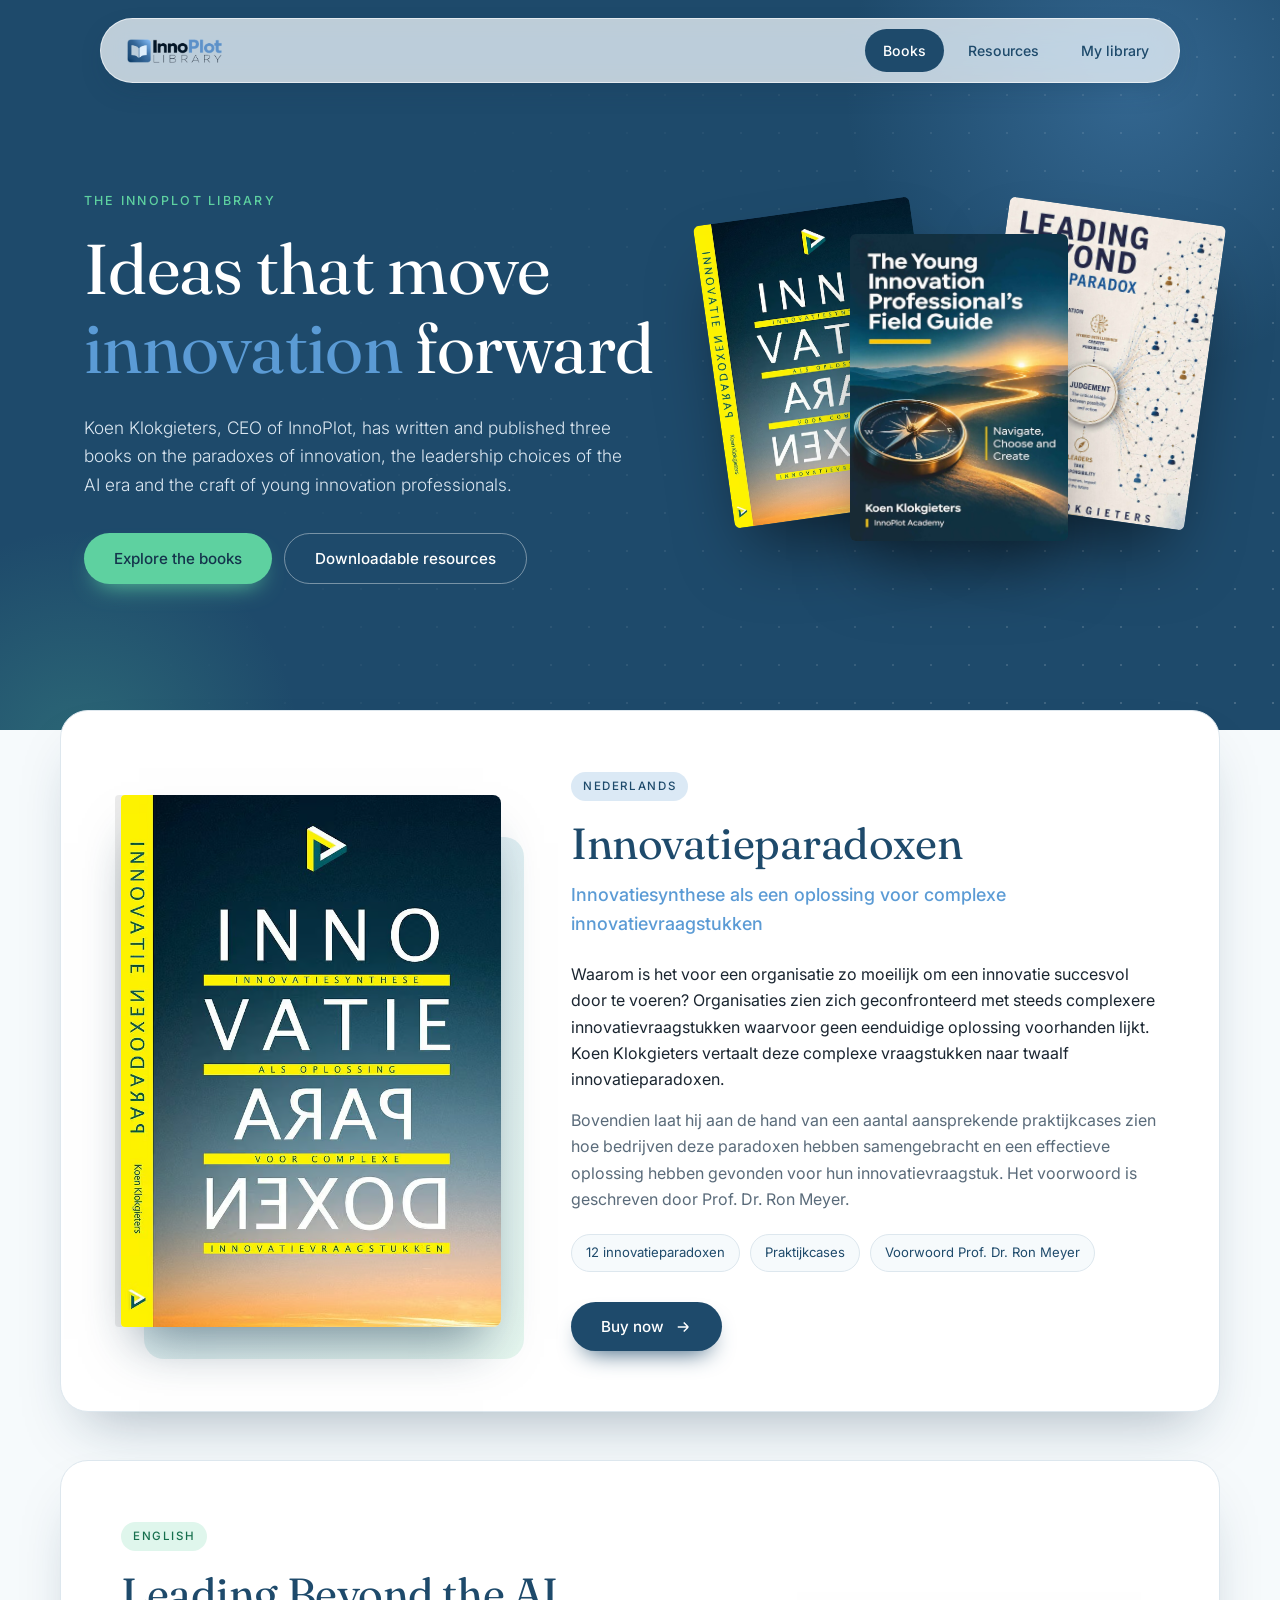
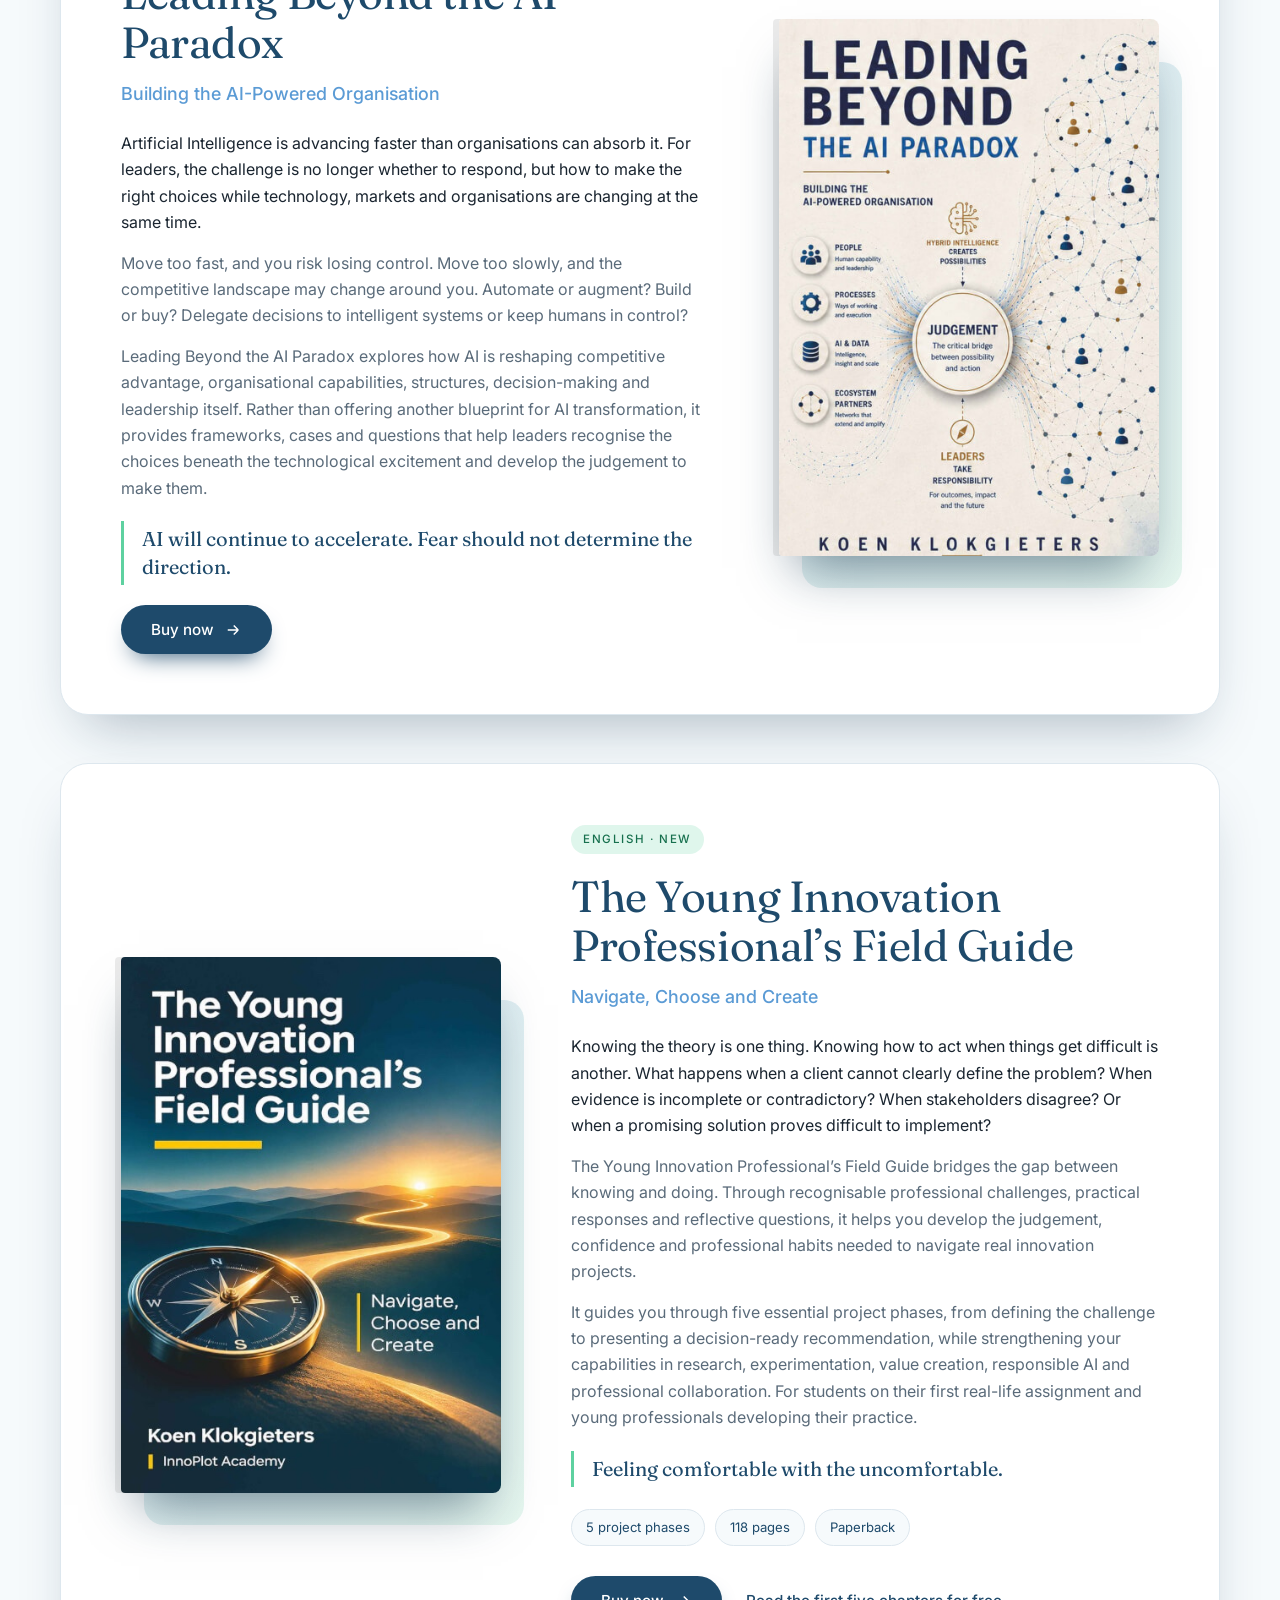
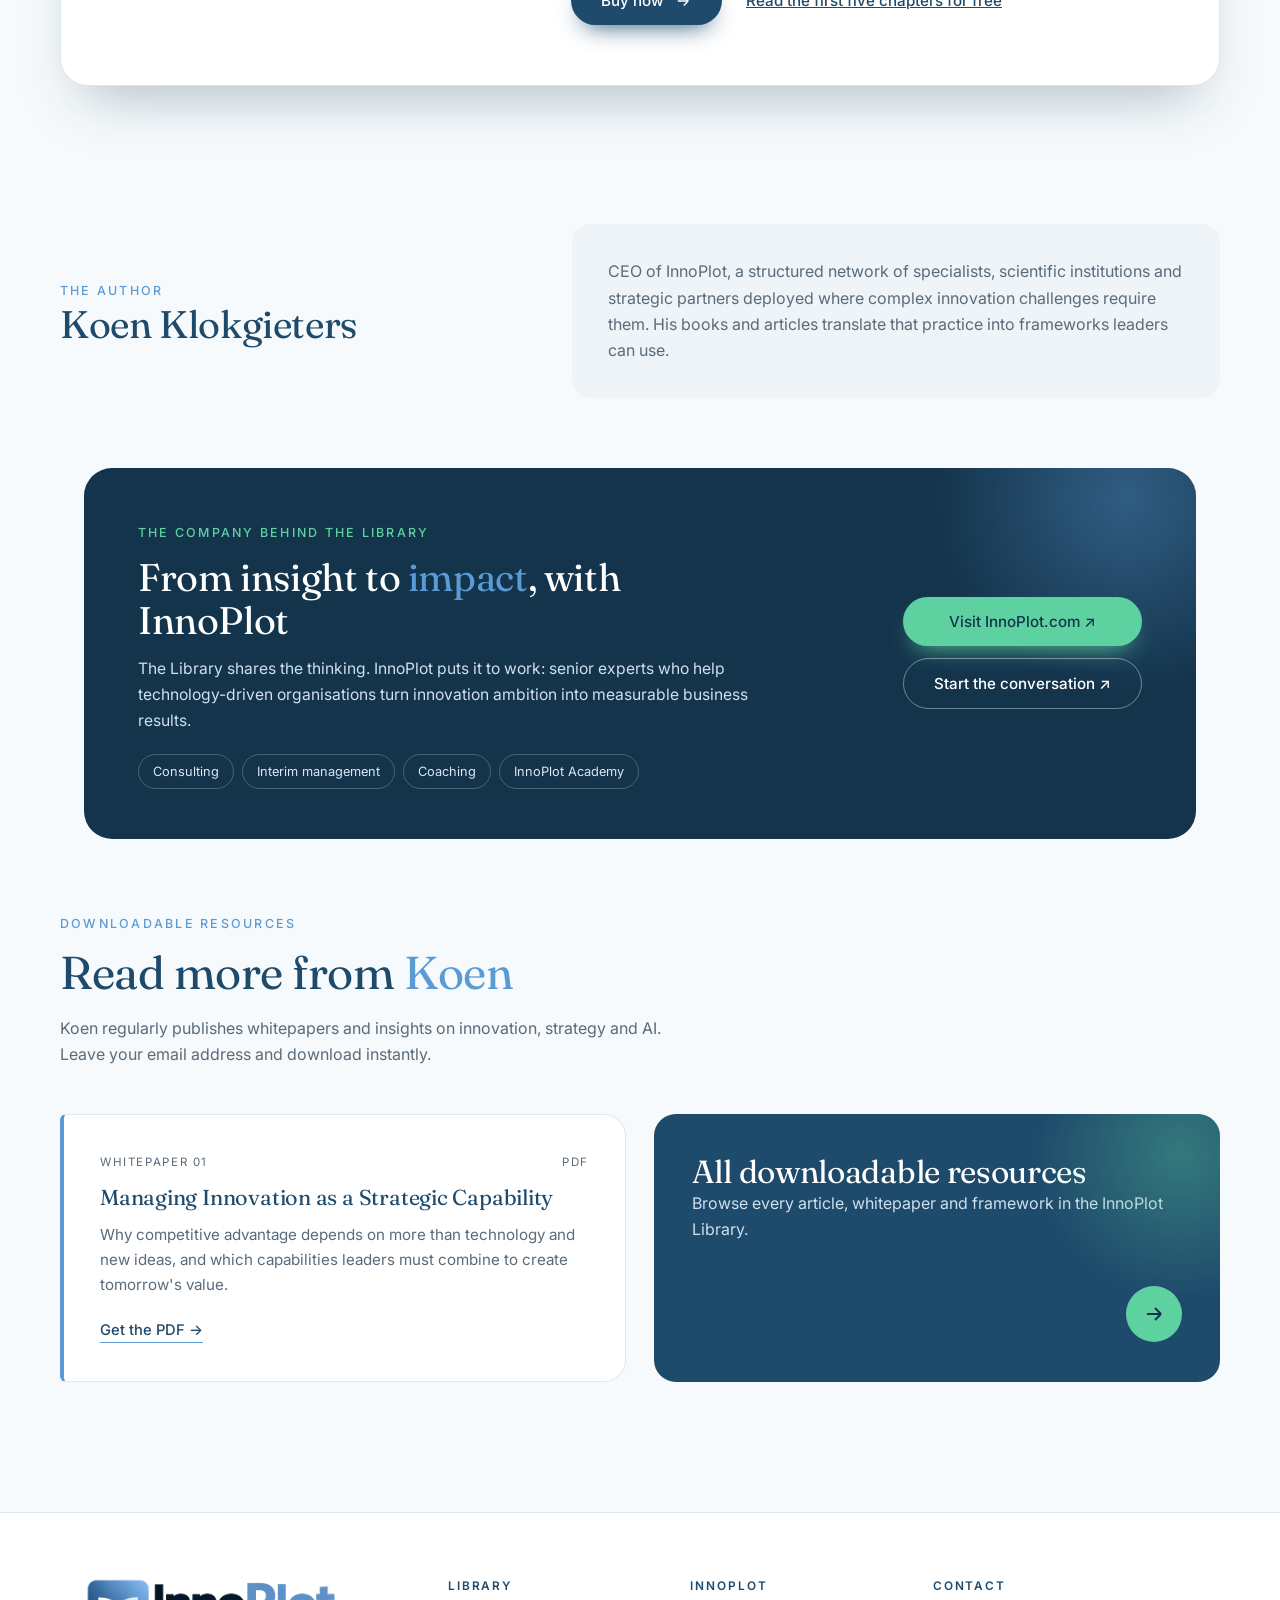
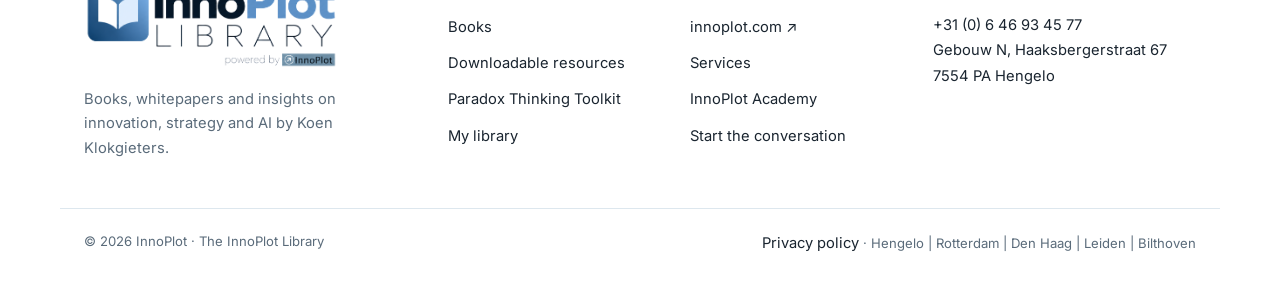
<file: index.html>
<!doctype html>
<html lang="en">
<head>
<meta charset="utf-8">
<meta name="viewport" content="width=device-width, initial-scale=1">
<title>Books | InnoPlot Library</title>
<meta name="description" content="The InnoPlot Library: books by Koen Klokgieters, CEO of InnoPlot, including Innovatieparadoxen, Leading Beyond the AI Paradox and The Young Innovation Professional’s Field Guide.">
<link rel="preconnect" href="https://fonts.googleapis.com">
<link rel="preconnect" href="https://fonts.gstatic.com" crossorigin>
<link href="https://fonts.googleapis.com/css2?family=Inter:wght@300;400;500;600&family=Fraunces:opsz,wght@9..144,300;9..144,400;9..144,500&display=swap" rel="stylesheet">
<link rel="stylesheet" href="library.css">
<style>
.hero .wrap{display:grid;grid-template-columns:1.1fr .9fr;gap:60px;align-items:center}
.hero-covers{position:relative;height:430px}
.hero-covers img{position:absolute;border-radius:6px;box-shadow:0 40px 70px -20px rgba(0,0,0,.55)}
.hero-covers .c1{width:46%;left:-2%;top:40px;transform:rotate(-8deg)}
.hero-covers .c2{width:46%;right:-2%;top:40px;transform:rotate(8deg)}
.hero-covers .c3{width:46%;left:27%;top:64px}
.hero-cta{display:flex;gap:12px;flex-wrap:wrap;margin-top:34px}

/* BOOKS */
.books{padding:40px 0 20px;margin-top:-60px;position:relative;z-index:2}
.book{display:grid;grid-template-columns:380px 1fr;gap:70px;align-items:center;background:var(--card);border-radius:28px;padding:60px;box-shadow:var(--shadow);margin-bottom:48px;border:1px solid var(--line)}
.book.reverse{grid-template-columns:1fr 380px}
.book.reverse .cover{order:2}
.cover{position:relative;perspective:1200px}
.cover::before{content:"";position:absolute;inset:8% -6% -6% 6%;border-radius:20px;background:linear-gradient(135deg,var(--blue-soft),#e6f7ef);z-index:0}
.cover img{position:relative;z-index:1;width:100%;border-radius:4px 8px 8px 4px;box-shadow:-6px 0 0 rgba(0,0,0,.08),0 30px 50px -18px rgba(20,52,76,.55);transition:transform .5s ease}
.book:hover .cover img{transform:rotateY(-8deg) translateY(-6px)}
.lang{display:inline-block;font-size:.72rem;letter-spacing:.14em;text-transform:uppercase;font-weight:500;padding:5px 12px;border-radius:99px;background:var(--blue-soft);color:var(--navy);margin-bottom:18px}
.lang.en{background:#dff6ec;color:#17704e}
.book h2{font-size:clamp(2rem,3.4vw,2.9rem);color:var(--navy)}
.book .sub{margin:12px 0 22px;font-size:1.12rem;color:var(--blue);font-weight:500}
.book p{color:var(--muted);margin-bottom:14px}
.book p.lead{color:var(--ink)}
.facts{display:flex;flex-wrap:wrap;gap:10px;margin:22px 0 30px}
.facts span{font-size:.82rem;padding:7px 14px;border:1px solid var(--line);border-radius:99px;color:var(--navy);background:var(--bg)}
.quote{border-left:3px solid var(--mint);padding:4px 0 4px 18px;margin:20px 0;font-family:'Fraunces',serif;font-size:1.25rem;color:var(--navy);line-height:1.4}

.buy-row{display:flex;flex-wrap:wrap;align-items:center;gap:14px 24px}
.try{color:var(--navy);font-weight:500;font-size:.95rem}
.try:hover{color:var(--blue)}

/* AUTHOR */
.author{padding:70px 0 30px}
.author-card{display:grid;grid-template-columns:1fr 1.4fr;gap:50px;align-items:center}
.author h2{font-size:clamp(1.9rem,3vw,2.6rem);color:var(--navy)}
.author-card div:last-child{background:#eef4f8;border-radius:var(--radius);padding:34px 36px;color:var(--muted)}

/* RESOURCES TEASER */
.teaser{padding:70px 0 110px}
.teaser-grid{display:grid;grid-template-columns:1fr 1fr;gap:28px;align-items:stretch}
.teaser .art{border-radius:6px 22px 22px 6px;padding:38px 36px}
.go{position:relative;overflow:hidden;background:var(--navy);color:#fff;border-radius:22px;padding:40px 38px;display:flex;flex-direction:column;justify-content:space-between;gap:26px;text-decoration:none;transition:.3s}
.go::after{content:"";position:absolute;width:320px;height:320px;right:-120px;top:-120px;background:radial-gradient(circle,rgba(94,209,160,.35),transparent 65%)}
.go:hover{transform:translateY(-6px);box-shadow:var(--shadow)}
.go h3{font-size:2rem;position:relative}
.go p{color:#cfe0ee;position:relative}
.go .arrow{width:56px;height:56px;border-radius:50%;background:var(--mint);color:var(--navy-deep);display:grid;place-items:center;align-self:flex-end;transition:.3s;position:relative}
.go:hover .arrow{transform:rotate(-45deg)}
.go .arrow svg{width:24px;height:24px}

@media(max-width:980px){
  .hero .wrap,.author-card,.teaser-grid{grid-template-columns:1fr}
  .hero-covers{height:320px;max-width:460px;margin:0 auto;width:100%}
  .book,.book.reverse{grid-template-columns:1fr;padding:34px 26px;gap:40px}
  .book.reverse .cover{order:0}
  .cover{max-width:300px;margin:0 auto;width:100%}
}
</style>
</head>
<body>

<nav class="nav">
  <a class="logo" href="/"><img src="assets/innoplot-library-logo-nav.png" alt="InnoPlot Library"></a>
  <ul>
    <li><a href="/" aria-current="page">Books</a></li>
    <li><a href="resources">Resources</a></li>
    <li><a href="account">My library</a></li>
  </ul>
</nav>

<header class="hero">
  <div class="net"></div>
  <div class="wrap">
    <div>
      <span class="eyebrow">The InnoPlot Library</span>
      <h1>Ideas that move <em>innovation</em> forward</h1>
      <p>Koen Klokgieters, CEO of InnoPlot, has written and published three books on the paradoxes of innovation, the leadership choices of the AI era and the craft of young innovation professionals.</p>
      <div class="hero-cta">
        <a class="btn mint" href="#books">Explore the books</a>
        <a class="btn ghost" href="resources">Downloadable resources</a>
      </div>
    </div>
    <div class="hero-covers" aria-hidden="true">
      <img class="c1" src="assets/innovatieparadoxen.png" alt="">
      <img class="c2" src="assets/leading-beyond-the-ai-paradox.jpg" alt="">
      <img class="c3" src="assets/young-innovation-professionals-field-guide.jpg" alt="">
    </div>
  </div>
</header>

<main>
<section class="books wrap" id="books">

  <article class="book">
    <div class="cover">
      <img src="assets/innovatieparadoxen.png" alt="Cover of Innovatieparadoxen by Koen Klokgieters">
    </div>
    <div>
      <span class="lang">Nederlands</span>
      <h2>Innovatieparadoxen</h2>
      <p class="sub">Innovatiesynthese als een oplossing voor complexe innovatievraagstukken</p>
      <p class="lead">Waarom is het voor een organisatie zo moeilijk om een innovatie succesvol door te voeren? Organisaties zien zich geconfronteerd met steeds complexere innovatievraagstukken waarvoor geen eenduidige oplossing voorhanden lijkt. Koen Klokgieters vertaalt deze complexe vraagstukken naar twaalf innovatieparadoxen.</p>
      <p>Bovendien laat hij aan de hand van een aantal aansprekende praktijkcases zien hoe bedrijven deze paradoxen hebben samengebracht en een effectieve oplossing hebben gevonden voor hun innovatievraagstuk. Het voorwoord is geschreven door Prof. Dr. Ron Meyer.</p>
      <div class="facts"><span>12 innovatieparadoxen</span><span>Praktijkcases</span><span>Voorwoord Prof. Dr. Ron Meyer</span></div>
      <button class="btn" type="button" data-buy="Innovatieparadoxen" data-href="https://buy.stripe.com/4gMdR93X14jVgY2h2b3wQ00">Buy now
        <svg viewBox="0 0 24 24" fill="none" stroke="currentColor" stroke-width="2"><path d="M5 12h14m0 0l-6-6m6 6l-6 6"/></svg>
      </button>
    </div>
  </article>

  <article class="book reverse">
    <div class="cover">
      <img src="assets/leading-beyond-the-ai-paradox.jpg" alt="Cover of Leading Beyond the AI Paradox by Koen Klokgieters">
    </div>
    <div>
      <span class="lang en">English</span>
      <h2>Leading Beyond the AI Paradox</h2>
      <p class="sub">Building the AI-Powered Organisation</p>
      <p class="lead">Artificial Intelligence is advancing faster than organisations can absorb it. For leaders, the challenge is no longer whether to respond, but how to make the right choices while technology, markets and organisations are changing at the same time.</p>
      <p>Move too fast, and you risk losing control. Move too slowly, and the competitive landscape may change around you. Automate or augment? Build or buy? Delegate decisions to intelligent systems or keep humans in control?</p>
      <p>Leading Beyond the AI Paradox explores how AI is reshaping competitive advantage, organisational capabilities, structures, decision-making and leadership itself. Rather than offering another blueprint for AI transformation, it provides frameworks, cases and questions that help leaders recognise the choices beneath the technological excitement and develop the judgement to make them.</p>
      <div class="quote">AI will continue to accelerate. Fear should not determine the direction.</div>
      <button class="btn" type="button" data-buy="Leading Beyond the AI Paradox" data-href="https://buy.stripe.com/fZu3cvdxB6s3gY2fY73wQ01">Buy now
        <svg viewBox="0 0 24 24" fill="none" stroke="currentColor" stroke-width="2"><path d="M5 12h14m0 0l-6-6m6 6l-6 6"/></svg>
      </button>
    </div>
  </article>

  <article class="book">
    <div class="cover">
      <img src="assets/young-innovation-professionals-field-guide.jpg" alt="Cover of The Young Innovation Professional’s Field Guide by Koen Klokgieters">
    </div>
    <div>
      <span class="lang en">English · New</span>
      <h2>The Young Innovation Professional’s Field Guide</h2>
      <p class="sub">Navigate, Choose and Create</p>
      <p class="lead">Knowing the theory is one thing. Knowing how to act when things get difficult is another. What happens when a client cannot clearly define the problem? When evidence is incomplete or contradictory? When stakeholders disagree? Or when a promising solution proves difficult to implement?</p>
      <p>The Young Innovation Professional’s Field Guide bridges the gap between knowing and doing. Through recognisable professional challenges, practical responses and reflective questions, it helps you develop the judgement, confidence and professional habits needed to navigate real innovation projects.</p>
      <p>It guides you through five essential project phases, from defining the challenge to presenting a decision-ready recommendation, while strengthening your capabilities in research, experimentation, value creation, responsible AI and professional collaboration. For students on their first real-life assignment and young professionals developing their practice.</p>
      <div class="quote">Feeling comfortable with the uncomfortable.</div>
      <div class="facts"><span>5 project phases</span><span>118 pages</span><span>Paperback</span></div>
      <div class="buy-row">
        <button class="btn" type="button" data-buy="The Young Innovation Professional’s Field Guide" data-href="https://buy.stripe.com/6oU7sLalpdUv7ns27h3wQ02">Buy now
          <svg viewBox="0 0 24 24" fill="none" stroke="currentColor" stroke-width="2"><path d="M5 12h14m0 0l-6-6m6 6l-6 6"/></svg>
        </button>
        <a class="try" href="resources?theme=young-professional">Read the first five chapters for free</a>
      </div>
    </div>
  </article>
</section>

<section class="author wrap">
  <div class="author-card">
    <div>
      <span class="eyebrow">The author</span>
      <h2>Koen Klokgieters</h2>
    </div>
    <div>CEO of InnoPlot, a structured network of specialists, scientific institutions and strategic partners deployed where complex innovation challenges require them. His books and articles translate that practice into frameworks leaders can use.</div>
  </div>
</section>

<section class="wrap ip-wrap" style="padding:40px 24px 0">
  <div class="ip-band">
    <div>
      <span class="eyebrow">The company behind the Library</span>
      <h2>From insight to <em>impact</em>, with InnoPlot</h2>
      <p>The Library shares the thinking. InnoPlot puts it to work: senior experts who help technology-driven organisations turn innovation ambition into measurable business results.</p>
      <div class="ip-pills"><span>Consulting</span><span>Interim management</span><span>Coaching</span><span>InnoPlot Academy</span></div>
    </div>
    <div class="ip-cta">
      <a class="btn mint" href="https://www.innoplot.com" target="_blank" rel="noopener">Visit InnoPlot.com ↗</a>
      <a class="btn ghost" href="https://www.innoplot.com/blank-5" target="_blank" rel="noopener">Start the conversation ↗</a>
    </div>
  </div>
</section>

<section class="teaser wrap">
  <div class="sec-head">
    <span class="eyebrow">Downloadable resources</span>
    <h2>Read more from <em>Koen</em></h2>
    <p>Koen regularly publishes whitepapers and insights on innovation, strategy and AI. Leave your email address and download instantly.</p>
  </div>
  <div class="teaser-grid">
    <article class="art">
      <div class="tag"><span>Whitepaper 01</span><span>PDF</span></div>
      <h3>Managing Innovation as a Strategic Capability</h3>
      <p>Why competitive advantage depends on more than technology and new ideas, and which capabilities leaders must combine to create tomorrow's value.</p>
      <button class="link" type="button" data-doc="Managing Innovation as a Strategic Capability" data-file="assets/whitepapers/InnoPlot_Whitepaper_01_Managing_Innovation.pdf">Get the PDF →</button>
    </article>
    <a class="go" href="resources">
      <div>
        <h3>All downloadable resources</h3>
        <p>Browse every article, whitepaper and framework in the InnoPlot Library.</p>
      </div>
      <span class="arrow"><svg viewBox="0 0 24 24" fill="none" stroke="currentColor" stroke-width="2"><path d="M5 12h14m0 0l-6-6m6 6l-6 6"/></svg></span>
    </a>
  </div>
</section>
</main>

<footer class="site-foot">
  <div class="wrap foot-grid">
    <div class="foot-brand">
      <img src="assets/innoplot-library-logo.png" alt="InnoPlot Library">
      <p>Books, whitepapers and insights on innovation, strategy and AI by Koen Klokgieters.</p>
    </div>
    <div>
      <h4>Library</h4>
      <ul>
        <li><a href="/">Books</a></li>
        <li><a href="resources">Downloadable resources</a></li>
        <li><a href="toolkit">Paradox Thinking Toolkit</a></li>
        <li><a href="account">My library</a></li>
      </ul>
    </div>
    <div>
      <h4>InnoPlot</h4>
      <ul>
        <li><a href="https://www.innoplot.com" target="_blank" rel="noopener">innoplot.com ↗</a></li>
        <li><a href="https://www.innoplot.com/blank-3" target="_blank" rel="noopener">Services</a></li>
        <li><a href="https://www.innoplot.com/blank-4" target="_blank" rel="noopener">InnoPlot Academy</a></li>
        <li><a href="https://www.innoplot.com/blank-5" target="_blank" rel="noopener">Start the conversation</a></li>
      </ul>
    </div>
    <div>
      <h4>Contact</h4>
      <address>
        <!-- TODO: add the contact email address once confirmed -->
        <a href="tel:+31646934577">+31 (0) 6 46 93 45 77</a><br>
        Gebouw N, Haaksbergerstraat 67<br>
        7554 PA Hengelo
      </address>
    </div>
  </div>
  <div class="wrap foot-bottom">
    <span>© 2026 InnoPlot · The InnoPlot Library</span>
    <span><a href="privacy">Privacy policy</a> · Hengelo | Rotterdam | Den Haag | Leiden | Bilthoven</span>
  </div>
</footer>

<div class="modal" id="modal" role="dialog" aria-modal="true" aria-labelledby="mtitle">
  <div class="dialog" id="dialog">
    <button class="close" type="button" aria-label="Close" id="close">×</button>
    <div class="intro">
      <span class="eyebrow">Free download</span>
      <h3 id="mtitle">Get the PDF</h3>
      <p>Enter your email address to unlock <span class="doc" id="docname"></span>. Your download will start right away.</p>
    </div>
    <form id="form">
      <div class="field"><label for="email">Email address</label>
        <input id="email" type="email" required placeholder="you@company.com" autocomplete="email"></div>
      <label class="consent"><input type="checkbox" required> I agree that InnoPlot may email me this document.</label>
      <button class="btn mint" type="submit">Send me the PDF</button>
    </form>
    <div class="ok">
      <div class="tick">✓</div>
      <h3>You're all set</h3>
      <p>Your download has started. We've saved <strong id="sentto"></strong> so we can let you know about new resources.</p>
      <p class="acc" id="acc-link" hidden><a href="account">Create a free account</a> to keep all your downloads in one place.</p>
    </div>
  </div>
</div>
<div class="toast" id="toast"></div>
<script src="config.js"></script>
<script src="library.js"></script>
</body>
</html>
</file>
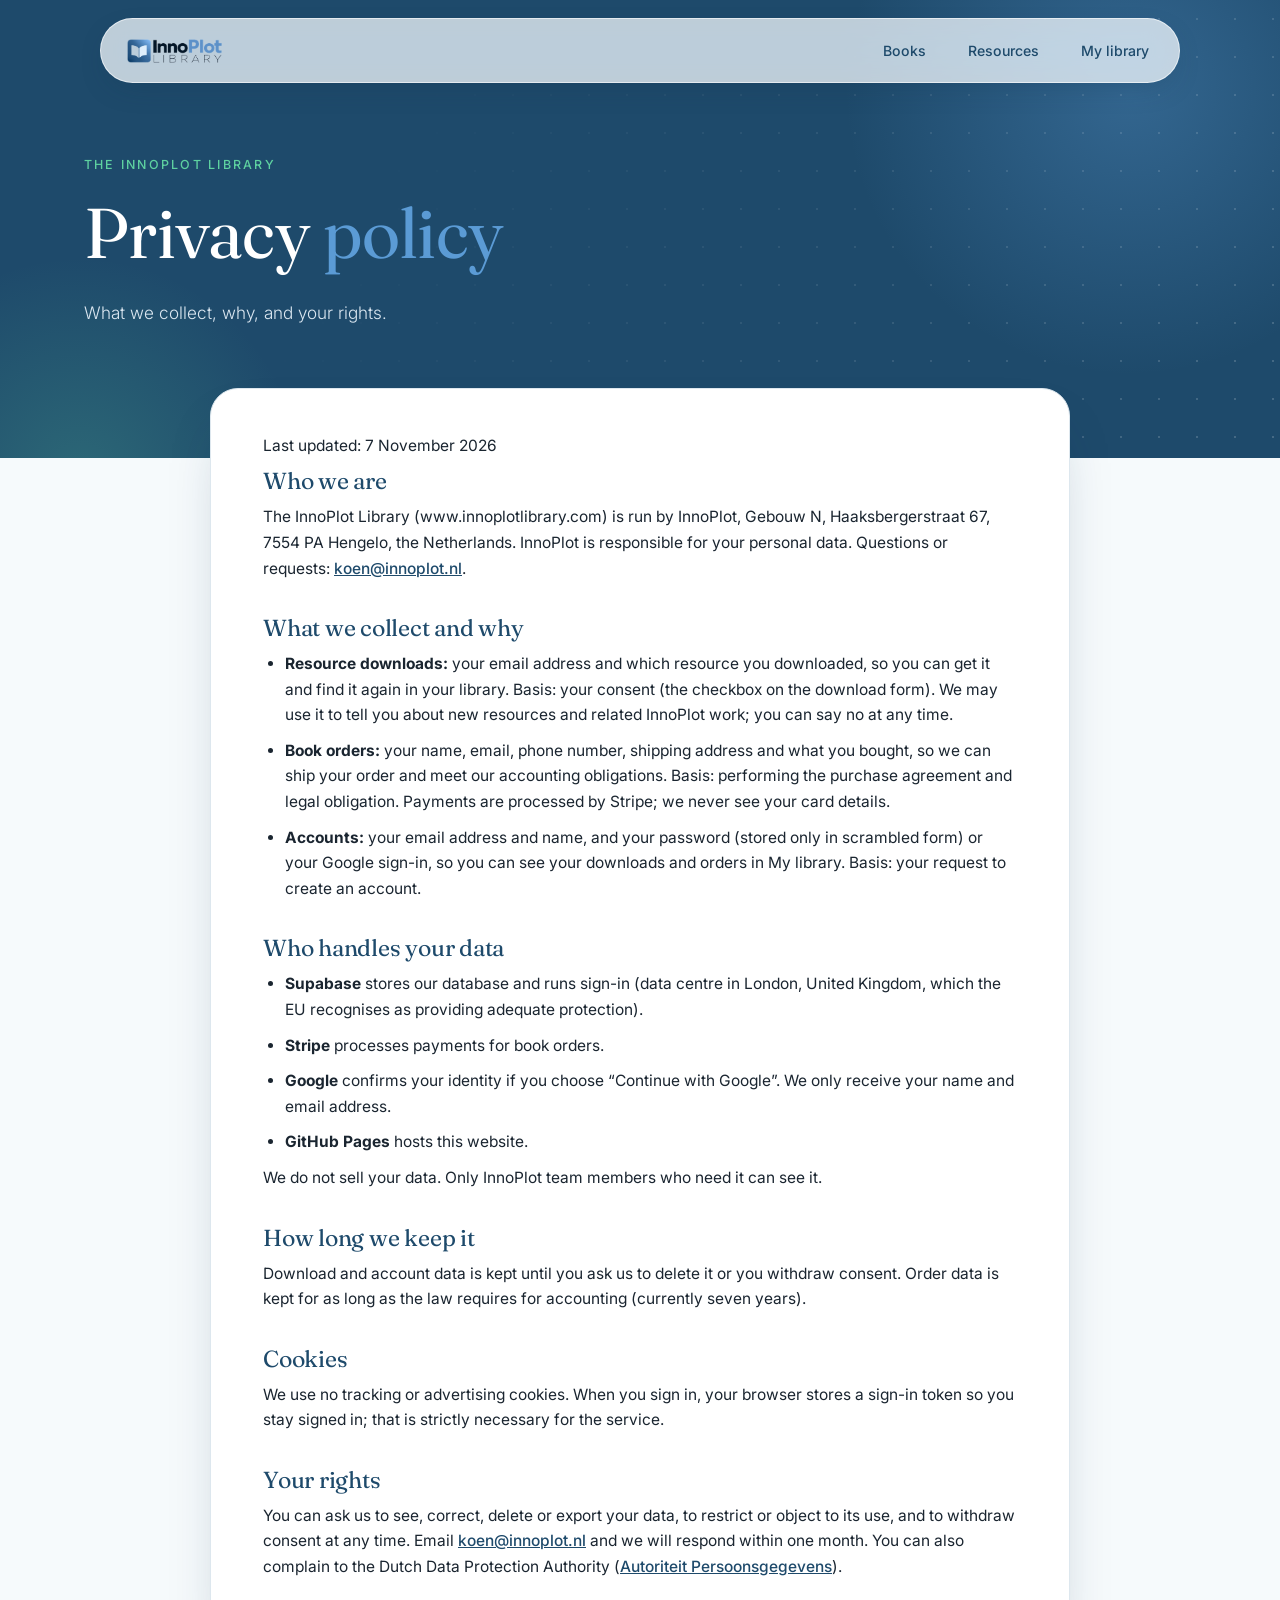
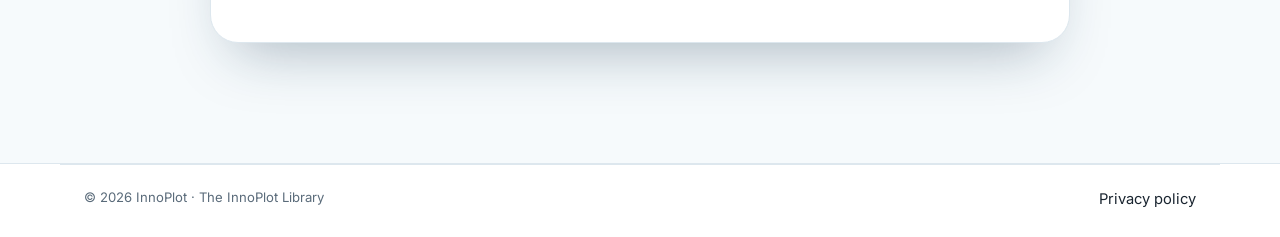
<file: privacy.html>
<!doctype html>
<html lang="en">
<head>
<meta charset="utf-8">
<meta name="viewport" content="width=device-width, initial-scale=1">
<title>Privacy Policy | InnoPlot Library</title>
<meta name="description" content="How the InnoPlot Library handles your personal data.">
<link rel="preconnect" href="https://fonts.googleapis.com">
<link rel="preconnect" href="https://fonts.gstatic.com" crossorigin>
<link href="https://fonts.googleapis.com/css2?family=Inter:wght@300;400;500;600&family=Fraunces:opsz,wght@9..144,300;9..144,400;9..144,500&display=swap" rel="stylesheet">
<link rel="stylesheet" href="library.css">
<style>
.hero{padding:150px 0 130px}
.main{position:relative;z-index:2;margin-top:-70px;padding-bottom:100px}
.panel{background:var(--card);border:1px solid var(--line);border-radius:28px;box-shadow:var(--shadow);padding:44px 52px 52px;max-width:860px;margin:0 auto}
.panel h2{font-size:1.45rem;color:var(--navy);margin:34px 0 10px}
.panel h2:first-of-type{margin-top:0}
.panel p,.panel li{color:var(--ink);font-size:.97rem;margin-bottom:10px}
.panel ul{padding-left:22px;margin-bottom:10px}
.panel a{color:var(--navy);font-weight:500}
.updated{color:var(--muted);font-size:.85rem;margin-bottom:26px}
@media(max-width:640px){.panel{padding:28px 20px 34px}}
</style>
</head>
<body>

<nav class="nav">
  <a class="logo" href="/"><img src="assets/innoplot-library-logo-nav.png" alt="InnoPlot Library"></a>
  <ul>
    <li><a href="/">Books</a></li>
    <li><a href="resources">Resources</a></li>
    <li><a href="account">My library</a></li>
  </ul>
</nav>

<header class="hero">
  <div class="net"></div>
  <div class="wrap">
    <span class="eyebrow">The InnoPlot Library</span>
    <h1>Privacy <em>policy</em></h1>
    <p>What we collect, why, and your rights.</p>
  </div>
</header>

<main class="main wrap">
  <div class="panel">
    <p class="updated">Last updated: 7 November 2026</p>

    <h2>Who we are</h2>
    <p>The InnoPlot Library (www.innoplotlibrary.com) is run by InnoPlot, Gebouw N, Haaksbergerstraat 67, 7554 PA Hengelo, the Netherlands. InnoPlot is responsible for your personal data. Questions or requests: <a href="mailto:koen@innoplot.nl">koen@innoplot.nl</a>.</p>

    <h2>What we collect and why</h2>
    <ul>
      <li><strong>Resource downloads:</strong> your email address and which resource you downloaded, so you can get it and find it again in your library. Basis: your consent (the checkbox on the download form). We may use it to tell you about new resources and related InnoPlot work; you can say no at any time.</li>
      <li><strong>Book orders:</strong> your name, email, phone number, shipping address and what you bought, so we can ship your order and meet our accounting obligations. Basis: performing the purchase agreement and legal obligation. Payments are processed by Stripe; we never see your card details.</li>
      <li><strong>Accounts:</strong> your email address and name, and your password (stored only in scrambled form) or your Google sign-in, so you can see your downloads and orders in My library. Basis: your request to create an account.</li>
    </ul>

    <h2>Who handles your data</h2>
    <ul>
      <li><strong>Supabase</strong> stores our database and runs sign-in (data centre in London, United Kingdom, which the EU recognises as providing adequate protection).</li>
      <li><strong>Stripe</strong> processes payments for book orders.</li>
      <li><strong>Google</strong> confirms your identity if you choose &ldquo;Continue with Google&rdquo;. We only receive your name and email address.</li>
      <li><strong>GitHub Pages</strong> hosts this website.</li>
    </ul>
    <p>We do not sell your data. Only InnoPlot team members who need it can see it.</p>

    <h2>How long we keep it</h2>
    <p>Download and account data is kept until you ask us to delete it or you withdraw consent. Order data is kept for as long as the law requires for accounting (currently seven years).</p>

    <h2>Cookies</h2>
    <p>We use no tracking or advertising cookies. When you sign in, your browser stores a sign-in token so you stay signed in; that is strictly necessary for the service.</p>

    <h2>Your rights</h2>
    <p>You can ask us to see, correct, delete or export your data, to restrict or object to its use, and to withdraw consent at any time. Email <a href="mailto:koen@innoplot.nl">koen@innoplot.nl</a> and we will respond within one month. You can also complain to the Dutch Data Protection Authority (<a href="https://autoriteitpersoonsgegevens.nl" target="_blank" rel="noopener">Autoriteit Persoonsgegevens</a>).</p>
  </div>
</main>

<footer class="site-foot">
  <div class="wrap foot-bottom">
    <span>© 2026 InnoPlot · The InnoPlot Library</span>
    <span><a href="privacy">Privacy policy</a></span>
  </div>
</footer>

<script src="config.js"></script>
<script src="library.js"></script>
</body>
</html>
</file>
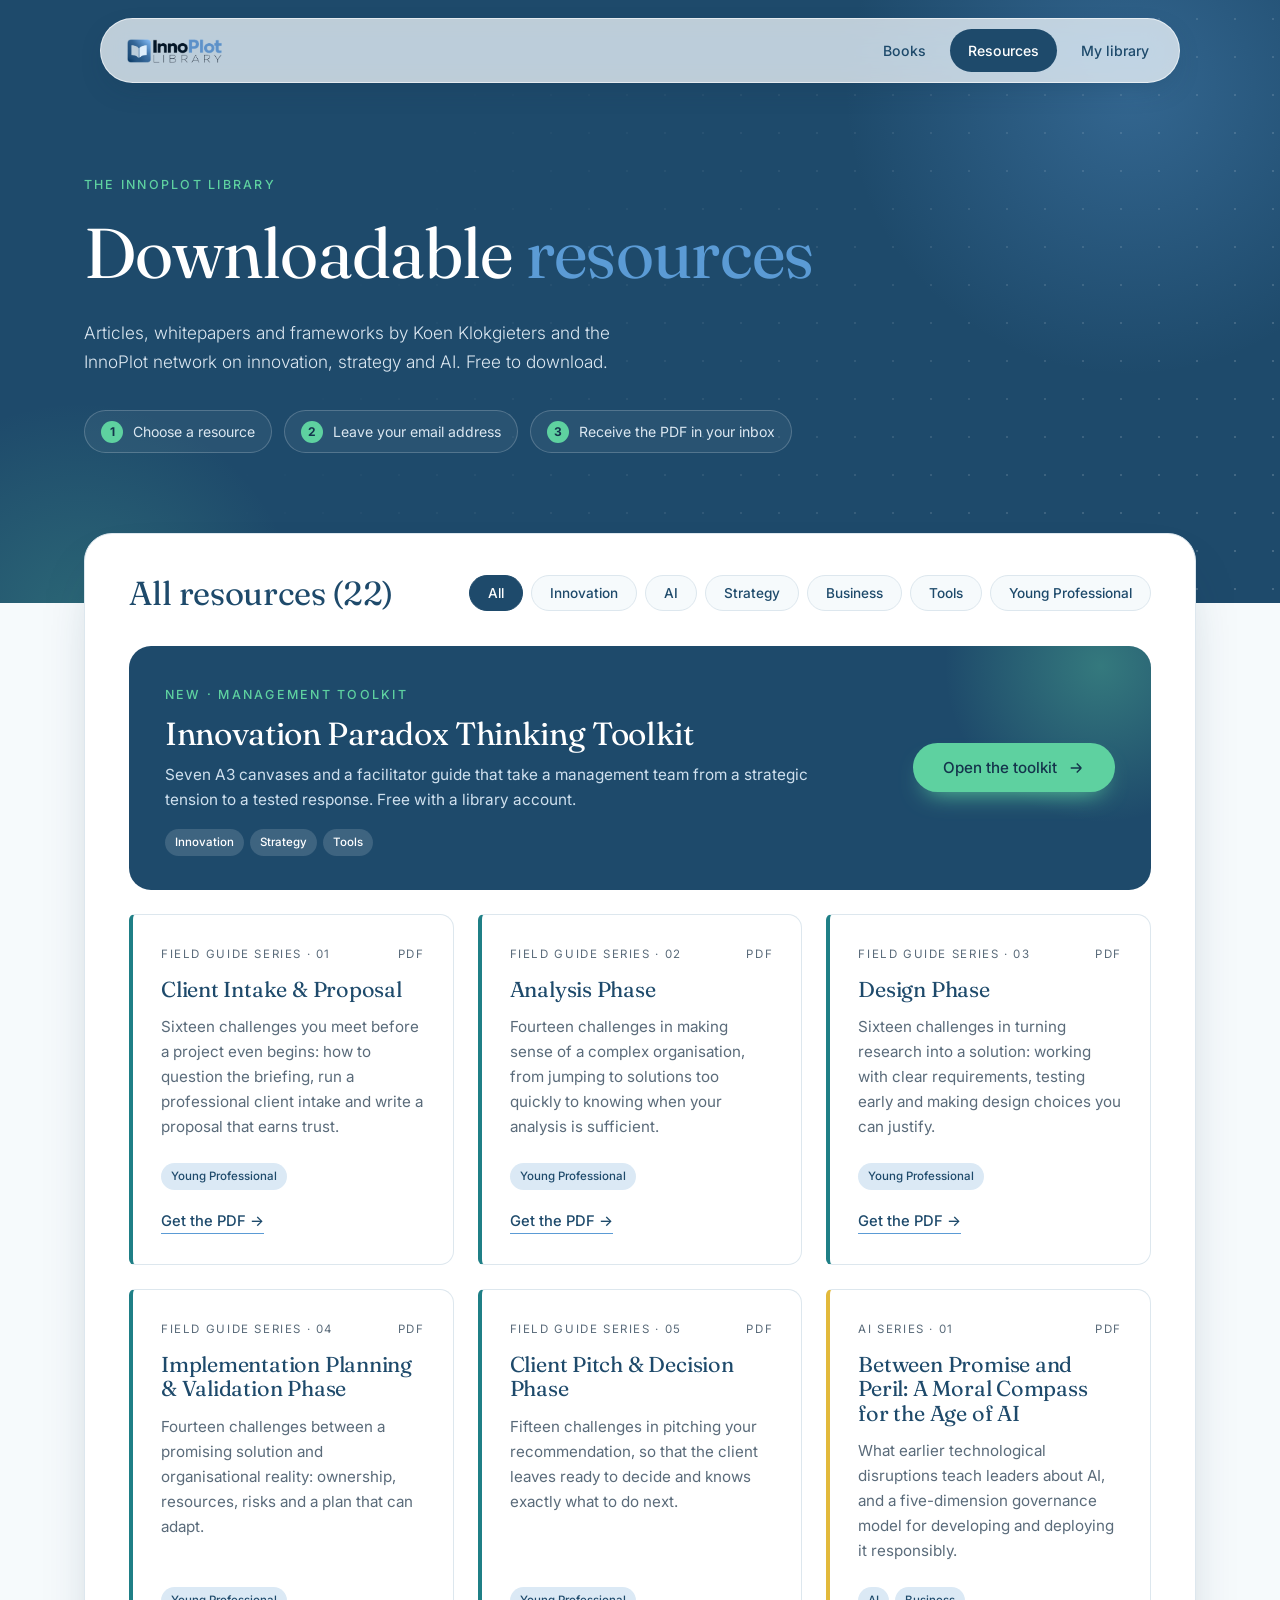
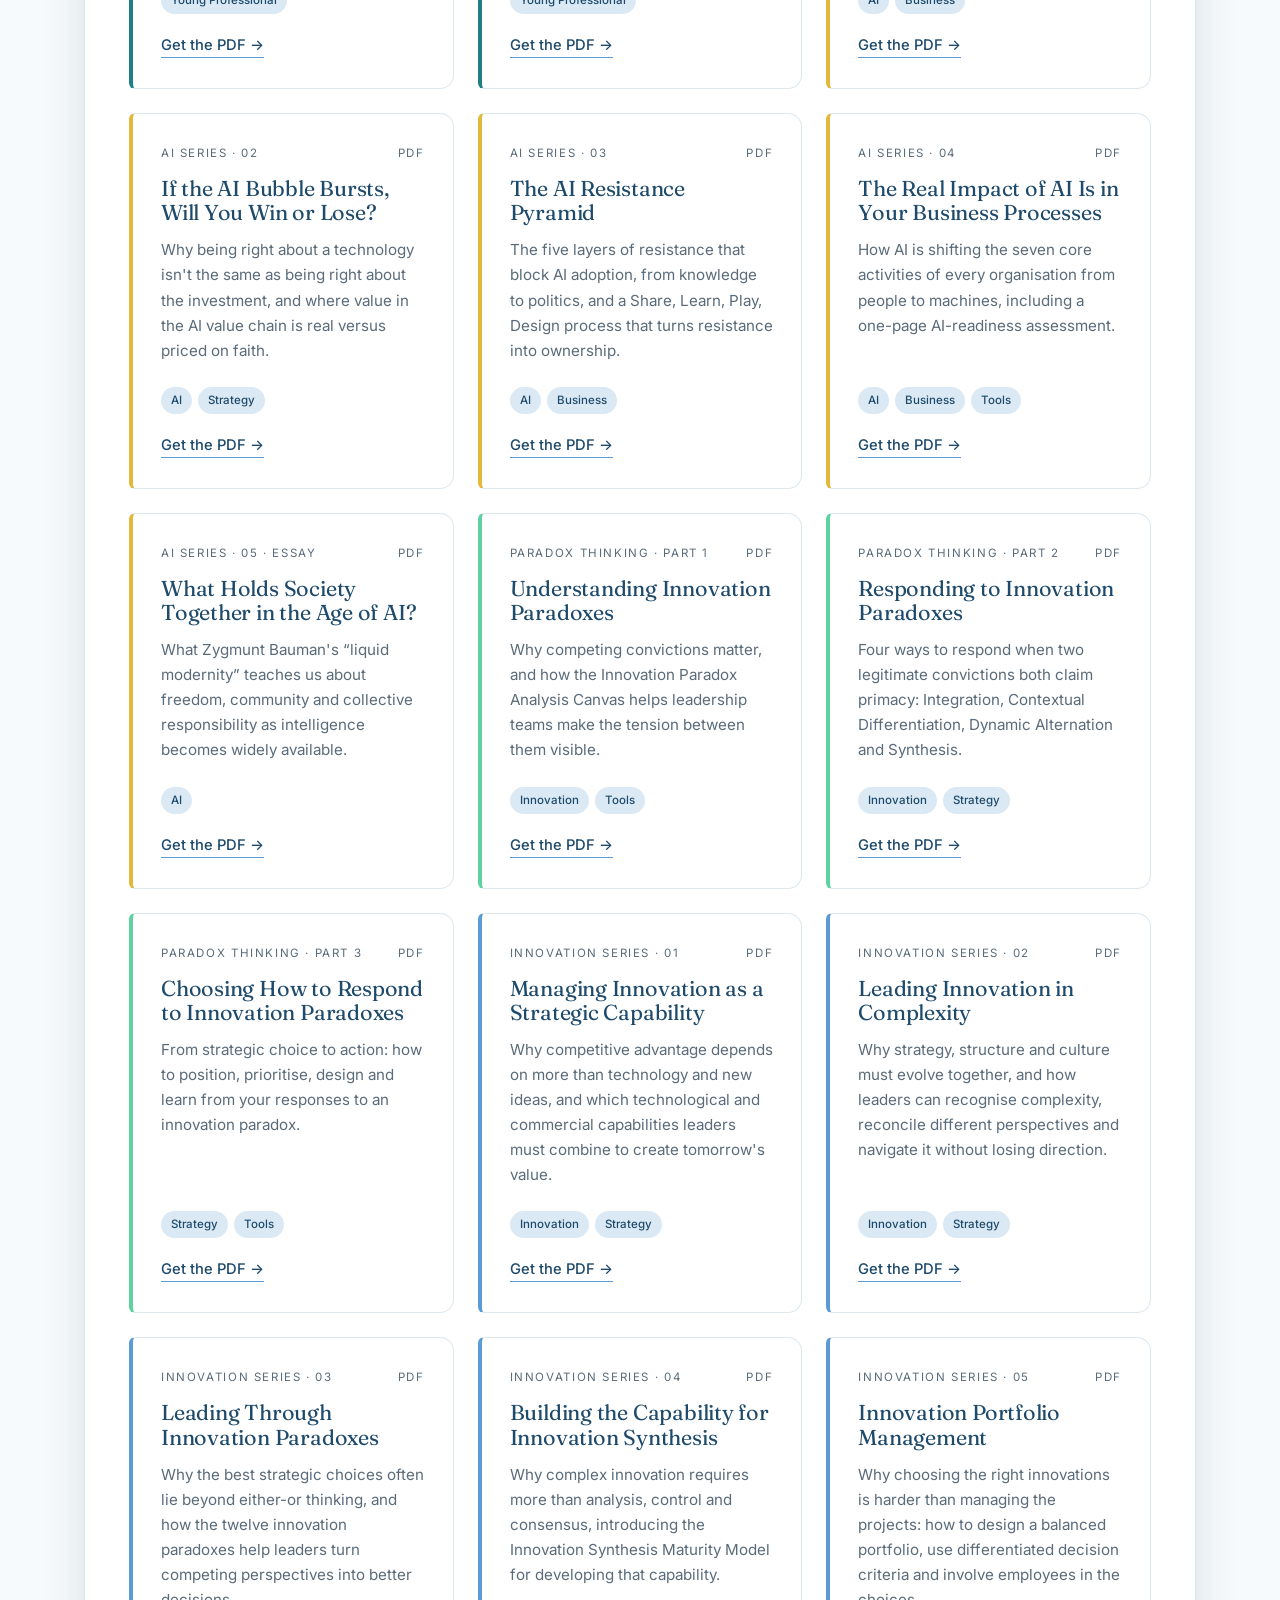
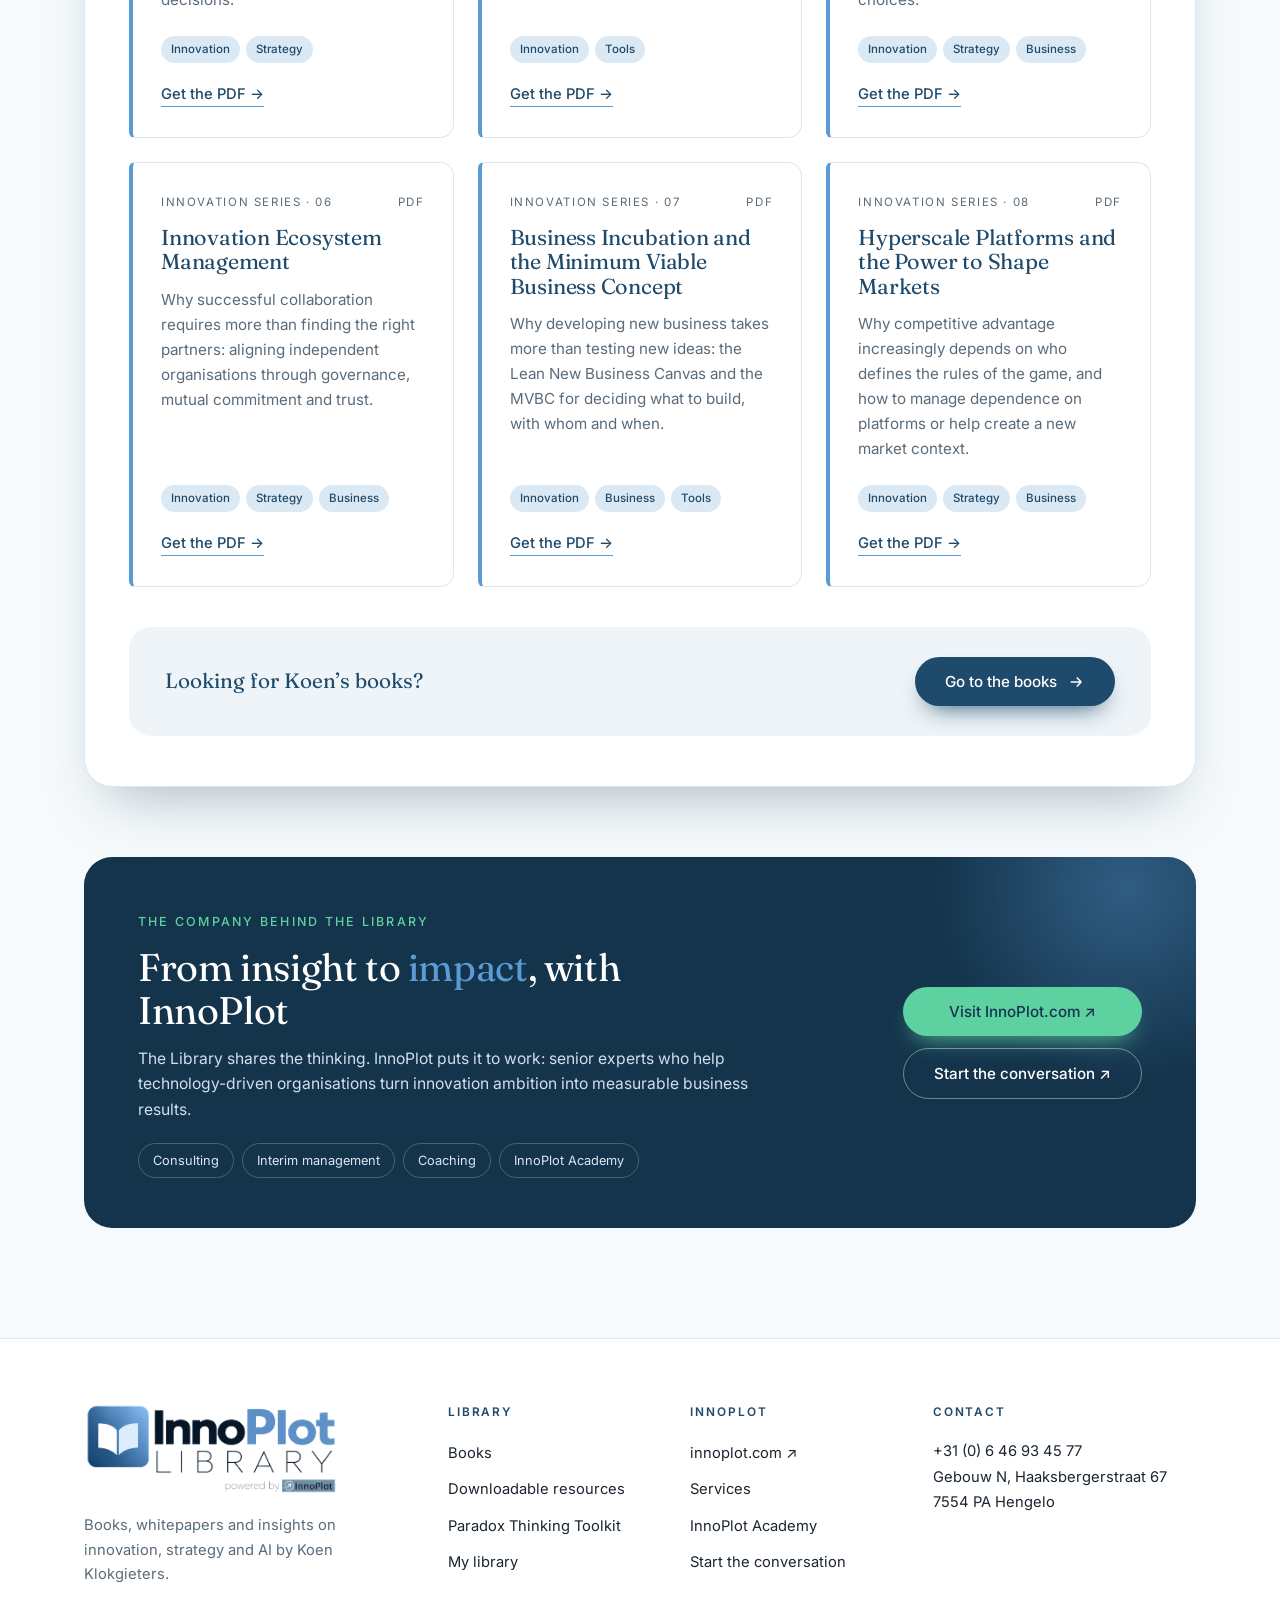
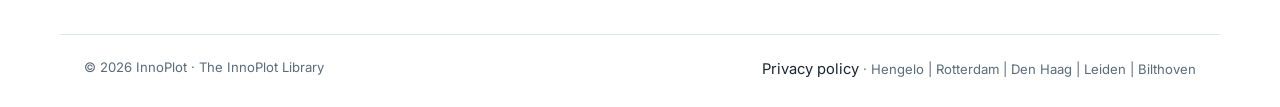
<file: resources.html>
<!doctype html>
<html lang="en">
<head>
<meta charset="utf-8">
<meta name="viewport" content="width=device-width, initial-scale=1">
<title>Downloadable Resources | InnoPlot Library</title>
<meta name="description" content="Free articles, whitepapers and frameworks by Koen Klokgieters and InnoPlot. Leave your email address and receive the PDF in your inbox.">
<link rel="preconnect" href="https://fonts.googleapis.com">
<link rel="preconnect" href="https://fonts.gstatic.com" crossorigin>
<link href="https://fonts.googleapis.com/css2?family=Inter:wght@300;400;500;600&family=Fraunces:opsz,wght@9..144,300;9..144,400;9..144,500&display=swap" rel="stylesheet">
<link rel="stylesheet" href="library.css">
<style>
.hero{padding-bottom:150px}
.how{display:flex;flex-wrap:wrap;gap:12px;margin-top:34px}
.how span{display:inline-flex;align-items:center;gap:10px;font-size:.88rem;color:#dbe7f1;padding:9px 16px;border:1px solid rgba(255,255,255,.2);border-radius:99px;background:rgba(255,255,255,.05)}
.how b{width:22px;height:22px;border-radius:50%;background:var(--mint);color:var(--navy-deep);display:grid;place-items:center;font-size:.75rem}

.list{position:relative;z-index:2;margin-top:-70px;padding-bottom:70px}
.panel{background:var(--card);border:1px solid var(--line);border-radius:28px;box-shadow:var(--shadow);padding:40px 44px 50px}
.bar{display:flex;flex-wrap:wrap;justify-content:space-between;align-items:center;gap:16px;margin-bottom:34px}
.bar h2{font-size:clamp(1.6rem,2.6vw,2.1rem);color:var(--navy)}
.chips{display:flex;flex-wrap:wrap;gap:8px}
.chip{font:500 .85rem 'Inter',sans-serif;padding:9px 18px;border-radius:99px;border:1px solid var(--line);background:var(--bg);color:var(--navy);cursor:pointer;transition:.2s}
.chip:hover{border-color:var(--blue)}
.chip[aria-pressed="true"]{background:var(--navy);border-color:var(--navy);color:#fff}
.art[hidden],.feature[hidden]{display:none}
.feature{position:relative;overflow:hidden;display:flex;flex-wrap:wrap;justify-content:space-between;align-items:center;gap:24px;margin-bottom:24px;padding:34px 36px;border-radius:22px;background:var(--navy);color:#fff;text-decoration:none;transition:.3s}
.feature::after{content:"";position:absolute;width:340px;height:340px;right:-120px;top:-150px;background:radial-gradient(circle,rgba(94,209,160,.35),transparent 65%)}
.feature>*{position:relative;z-index:1}
.feature:hover{transform:translateY(-4px);box-shadow:var(--shadow)}
.feature>div{flex:1 1 380px;max-width:680px}
.feature .eyebrow{color:var(--mint)}
.feature h3{font-size:clamp(1.5rem,2.6vw,2rem);margin:10px 0 10px}
.feature p{color:#cfe0ee;font-size:.96rem;margin-bottom:16px}
.feature .themes{margin-bottom:0}
.feature .themes span{background:rgba(255,255,255,.14);color:#fff}

.back{display:flex;flex-wrap:wrap;justify-content:space-between;align-items:center;gap:20px;margin-top:40px;padding:30px 36px;border-radius:22px;background:#eef4f8}
.back p{color:var(--navy);font-family:'Fraunces',serif;font-size:1.3rem}
@media(max-width:640px){.panel{padding:28px 20px 34px}.back{padding:26px 22px}}
</style>
</head>
<body>

<nav class="nav">
  <a class="logo" href="/"><img src="assets/innoplot-library-logo-nav.png" alt="InnoPlot Library"></a>
  <ul>
    <li><a href="/">Books</a></li>
    <li><a href="resources" aria-current="page">Resources</a></li>
    <li><a href="account">My library</a></li>
  </ul>
</nav>

<header class="hero">
  <div class="net"></div>
  <div class="wrap">
    <span class="eyebrow">The InnoPlot Library</span>
    <h1>Downloadable <em>resources</em></h1>
    <p>Articles, whitepapers and frameworks by Koen Klokgieters and the InnoPlot network on innovation, strategy and AI. Free to download.</p>
    <div class="how">
      <span><b>1</b>Choose a resource</span>
      <span><b>2</b>Leave your email address</span>
      <span><b>3</b>Receive the PDF in your inbox</span>
    </div>
  </div>
</header>

<main class="list wrap">
  <div class="panel">
    <div class="bar">
      <h2 id="list-title">All resources (22)</h2>
      <div class="chips" role="group" aria-label="Filter resources by theme">
        <button class="chip" type="button" data-filter="all" aria-pressed="true">All</button>
        <button class="chip" type="button" data-filter="innovation" aria-pressed="false">Innovation</button>
        <button class="chip" type="button" data-filter="ai" aria-pressed="false">AI</button>
        <button class="chip" type="button" data-filter="strategy" aria-pressed="false">Strategy</button>
        <button class="chip" type="button" data-filter="business" aria-pressed="false">Business</button>
        <button class="chip" type="button" data-filter="tools" aria-pressed="false">Tools</button>
        <button class="chip" type="button" data-filter="young-professional" aria-pressed="false">Young Professional</button>
      </div>
    </div>

    <a class="feature" href="toolkit" data-themes="innovation strategy tools">
      <div>
        <span class="eyebrow">New · Management toolkit</span>
        <h3>Innovation Paradox Thinking Toolkit</h3>
        <p>Seven A3 canvases and a facilitator guide that take a management team from a strategic tension to a tested response. Free with a library account.</p>
        <div class="themes"><span>Innovation</span><span>Strategy</span><span>Tools</span></div>
      </div>
      <span class="btn mint">Open the toolkit
        <svg viewBox="0 0 24 24" fill="none" stroke="currentColor" stroke-width="2"><path d="M5 12h14m0 0l-6-6m6 6l-6 6"/></svg>
      </span>
    </a>

    <div class="grid">
      <article class="art c4" data-themes="young-professional">
        <div class="tag"><span>Field Guide series · 01</span><span>PDF</span></div>
        <h3>Client Intake &amp; Proposal</h3>
        <p>Sixteen challenges you meet before a project even begins: how to question the briefing, run a professional client intake and write a proposal that earns trust.</p>
        <div class="themes"><span>Young Professional</span></div>
        <button class="link" type="button" data-doc="Young Innovation Professional’s Field Guide 01: Client Intake &amp; Proposal" data-file="assets/whitepapers/InnoPlot_Field_Guide_01_Client_Intake_and_Proposal.pdf">Get the PDF →</button>
      </article>
      <article class="art c4" data-themes="young-professional">
        <div class="tag"><span>Field Guide series · 02</span><span>PDF</span></div>
        <h3>Analysis Phase</h3>
        <p>Fourteen challenges in making sense of a complex organisation, from jumping to solutions too quickly to knowing when your analysis is sufficient.</p>
        <div class="themes"><span>Young Professional</span></div>
        <button class="link" type="button" data-doc="Young Innovation Professional’s Field Guide 02: Analysis Phase" data-file="assets/whitepapers/InnoPlot_Field_Guide_02_Analysis_Phase.pdf">Get the PDF →</button>
      </article>
      <article class="art c4" data-themes="young-professional">
        <div class="tag"><span>Field Guide series · 03</span><span>PDF</span></div>
        <h3>Design Phase</h3>
        <p>Sixteen challenges in turning research into a solution: working with clear requirements, testing early and making design choices you can justify.</p>
        <div class="themes"><span>Young Professional</span></div>
        <button class="link" type="button" data-doc="Young Innovation Professional’s Field Guide 03: Design Phase" data-file="assets/whitepapers/InnoPlot_Field_Guide_03_Design_Phase.pdf">Get the PDF →</button>
      </article>
      <article class="art c4" data-themes="young-professional">
        <div class="tag"><span>Field Guide series · 04</span><span>PDF</span></div>
        <h3>Implementation Planning &amp; Validation Phase</h3>
        <p>Fourteen challenges between a promising solution and organisational reality: ownership, resources, risks and a plan that can adapt.</p>
        <div class="themes"><span>Young Professional</span></div>
        <button class="link" type="button" data-doc="Young Innovation Professional’s Field Guide 04: Implementation Planning &amp; Validation Phase" data-file="assets/whitepapers/InnoPlot_Field_Guide_04_Implementation_Planning_and_Validation.pdf">Get the PDF →</button>
      </article>
      <article class="art c4" data-themes="young-professional">
        <div class="tag"><span>Field Guide series · 05</span><span>PDF</span></div>
        <h3>Client Pitch &amp; Decision Phase</h3>
        <p>Fifteen challenges in pitching your recommendation, so that the client leaves ready to decide and knows exactly what to do next.</p>
        <div class="themes"><span>Young Professional</span></div>
        <button class="link" type="button" data-doc="Young Innovation Professional’s Field Guide 05: Client Pitch &amp; Decision Phase" data-file="assets/whitepapers/InnoPlot_Field_Guide_05_Client_Pitch_and_Decision.pdf">Get the PDF →</button>
      </article>

      <article class="art c3" data-themes="ai business">
        <div class="tag"><span>AI series · 01</span><span>PDF</span></div>
        <h3>Between Promise and Peril: A Moral Compass for the Age of AI</h3>
        <p>What earlier technological disruptions teach leaders about AI, and a five-dimension governance model for developing and deploying it responsibly.</p>
        <div class="themes"><span>AI</span><span>Business</span></div>
        <button class="link" type="button" data-doc="Between Promise and Peril: A Moral Compass for the Age of AI" data-file="assets/whitepapers/InnoPlot_AI_01_Moral_Compass.pdf">Get the PDF →</button>
      </article>
      <article class="art c3" data-themes="ai strategy">
        <div class="tag"><span>AI series · 02</span><span>PDF</span></div>
        <h3>If the AI Bubble Bursts, Will You Win or Lose?</h3>
        <p>Why being right about a technology isn't the same as being right about the investment, and where value in the AI value chain is real versus priced on faith.</p>
        <div class="themes"><span>AI</span><span>Strategy</span></div>
        <button class="link" type="button" data-doc="If the AI Bubble Bursts, Will You Win or Lose?" data-file="assets/whitepapers/InnoPlot_AI_02_AI_Bubble.pdf">Get the PDF →</button>
      </article>
      <article class="art c3" data-themes="ai business">
        <div class="tag"><span>AI series · 03</span><span>PDF</span></div>
        <h3>The AI Resistance Pyramid</h3>
        <p>The five layers of resistance that block AI adoption, from knowledge to politics, and a Share, Learn, Play, Design process that turns resistance into ownership.</p>
        <div class="themes"><span>AI</span><span>Business</span></div>
        <button class="link" type="button" data-doc="The AI Resistance Pyramid" data-file="assets/whitepapers/InnoPlot_AI_03_Resistance_Pyramid.pdf">Get the PDF →</button>
      </article>
      <article class="art c3" data-themes="ai business tools">
        <div class="tag"><span>AI series · 04</span><span>PDF</span></div>
        <h3>The Real Impact of AI Is in Your Business Processes</h3>
        <p>How AI is shifting the seven core activities of every organisation from people to machines, including a one-page AI-readiness assessment.</p>
        <div class="themes"><span>AI</span><span>Business</span><span>Tools</span></div>
        <button class="link" type="button" data-doc="The Real Impact of AI Is in Your Business Processes" data-file="assets/whitepapers/InnoPlot_AI_04_Business_Processes.pdf">Get the PDF →</button>
      </article>
      <article class="art c3" data-themes="ai">
        <div class="tag"><span>AI series · 05 · Essay</span><span>PDF</span></div>
        <h3>What Holds Society Together in the Age of AI?</h3>
        <p>What Zygmunt Bauman's “liquid modernity” teaches us about freedom, community and collective responsibility as intelligence becomes widely available.</p>
        <div class="themes"><span>AI</span></div>
        <button class="link" type="button" data-doc="What Holds Society Together in the Age of AI?" data-file="assets/whitepapers/InnoPlot_AI_05_Society_and_AI.pdf">Get the PDF →</button>
      </article>

      <article class="art c2" data-themes="innovation tools">
        <div class="tag"><span>Paradox Thinking · Part 1</span><span>PDF</span></div>
        <h3>Understanding Innovation Paradoxes</h3>
        <p>Why competing convictions matter, and how the Innovation Paradox Analysis Canvas helps leadership teams make the tension between them visible.</p>
        <div class="themes"><span>Innovation</span><span>Tools</span></div>
        <button class="link" type="button" data-doc="Understanding Innovation Paradoxes" data-file="assets/whitepapers/InnoPlot_Paradox_Thinking_Part_1.pdf">Get the PDF →</button>
      </article>
      <article class="art c2" data-themes="innovation strategy">
        <div class="tag"><span>Paradox Thinking · Part 2</span><span>PDF</span></div>
        <h3>Responding to Innovation Paradoxes</h3>
        <p>Four ways to respond when two legitimate convictions both claim primacy: Integration, Contextual Differentiation, Dynamic Alternation and Synthesis.</p>
        <div class="themes"><span>Innovation</span><span>Strategy</span></div>
        <button class="link" type="button" data-doc="Responding to Innovation Paradoxes" data-file="assets/whitepapers/InnoPlot_Paradox_Thinking_Part_2.pdf">Get the PDF →</button>
      </article>
      <article class="art c2" data-themes="strategy tools">
        <div class="tag"><span>Paradox Thinking · Part 3</span><span>PDF</span></div>
        <h3>Choosing How to Respond to Innovation Paradoxes</h3>
        <p>From strategic choice to action: how to position, prioritise, design and learn from your responses to an innovation paradox.</p>
        <div class="themes"><span>Strategy</span><span>Tools</span></div>
        <button class="link" type="button" data-doc="Choosing How to Respond to Innovation Paradoxes" data-file="assets/whitepapers/InnoPlot_Paradox_Thinking_Part_3.pdf">Get the PDF →</button>
      </article>

      <article class="art" data-themes="innovation strategy">
        <div class="tag"><span>Innovation series · 01</span><span>PDF</span></div>
        <h3>Managing Innovation as a Strategic Capability</h3>
        <p>Why competitive advantage depends on more than technology and new ideas, and which technological and commercial capabilities leaders must combine to create tomorrow's value.</p>
        <div class="themes"><span>Innovation</span><span>Strategy</span></div>
        <button class="link" type="button" data-doc="Managing Innovation as a Strategic Capability" data-file="assets/whitepapers/InnoPlot_Whitepaper_01_Managing_Innovation.pdf">Get the PDF →</button>
      </article>
      <article class="art" data-themes="innovation strategy">
        <div class="tag"><span>Innovation series · 02</span><span>PDF</span></div>
        <h3>Leading Innovation in Complexity</h3>
        <p>Why strategy, structure and culture must evolve together, and how leaders can recognise complexity, reconcile different perspectives and navigate it without losing direction.</p>
        <div class="themes"><span>Innovation</span><span>Strategy</span></div>
        <button class="link" type="button" data-doc="Leading Innovation in Complexity" data-file="assets/whitepapers/InnoPlot_Whitepaper_02_Leading_Innovation_in_Complexity.pdf">Get the PDF →</button>
      </article>
      <article class="art" data-themes="innovation strategy">
        <div class="tag"><span>Innovation series · 03</span><span>PDF</span></div>
        <h3>Leading Through Innovation Paradoxes</h3>
        <p>Why the best strategic choices often lie beyond either-or thinking, and how the twelve innovation paradoxes help leaders turn competing perspectives into better decisions.</p>
        <div class="themes"><span>Innovation</span><span>Strategy</span></div>
        <button class="link" type="button" data-doc="Leading Through Innovation Paradoxes" data-file="assets/whitepapers/InnoPlot_Whitepaper_03_Leading_Through_Innovation_Paradoxes.pdf">Get the PDF →</button>
      </article>
      <article class="art" data-themes="innovation tools">
        <div class="tag"><span>Innovation series · 04</span><span>PDF</span></div>
        <h3>Building the Capability for Innovation Synthesis</h3>
        <p>Why complex innovation requires more than analysis, control and consensus, introducing the Innovation Synthesis Maturity Model for developing that capability.</p>
        <div class="themes"><span>Innovation</span><span>Tools</span></div>
        <button class="link" type="button" data-doc="Building the Capability for Innovation Synthesis" data-file="assets/whitepapers/InnoPlot_Whitepaper_04_Building_the_Capability_for_Innovation_Synthesis.pdf">Get the PDF →</button>
      </article>
      <article class="art" data-themes="innovation strategy business">
        <div class="tag"><span>Innovation series · 05</span><span>PDF</span></div>
        <h3>Innovation Portfolio Management</h3>
        <p>Why choosing the right innovations is harder than managing the projects: how to design a balanced portfolio, use differentiated decision criteria and involve employees in the choices.</p>
        <div class="themes"><span>Innovation</span><span>Strategy</span><span>Business</span></div>
        <button class="link" type="button" data-doc="Innovation Portfolio Management" data-file="assets/whitepapers/InnoPlot_Whitepaper_05_Innovation_Portfolio_Management.pdf">Get the PDF →</button>
      </article>
      <article class="art" data-themes="innovation strategy business">
        <div class="tag"><span>Innovation series · 06</span><span>PDF</span></div>
        <h3>Innovation Ecosystem Management</h3>
        <p>Why successful collaboration requires more than finding the right partners: aligning independent organisations through governance, mutual commitment and trust.</p>
        <div class="themes"><span>Innovation</span><span>Strategy</span><span>Business</span></div>
        <button class="link" type="button" data-doc="Innovation Ecosystem Management" data-file="assets/whitepapers/InnoPlot_Whitepaper_06_Innovation_Ecosystem_Management.pdf">Get the PDF →</button>
      </article>
      <article class="art" data-themes="innovation business tools">
        <div class="tag"><span>Innovation series · 07</span><span>PDF</span></div>
        <h3>Business Incubation and the Minimum Viable Business Concept</h3>
        <p>Why developing new business takes more than testing new ideas: the Lean New Business Canvas and the MVBC for deciding what to build, with whom and when.</p>
        <div class="themes"><span>Innovation</span><span>Business</span><span>Tools</span></div>
        <button class="link" type="button" data-doc="Business Incubation and the Minimum Viable Business Concept" data-file="assets/whitepapers/InnoPlot_Whitepaper_07_Business_Incubation_MVBC.pdf">Get the PDF →</button>
      </article>
      <article class="art" data-themes="innovation strategy business">
        <div class="tag"><span>Innovation series · 08</span><span>PDF</span></div>
        <h3>Hyperscale Platforms and the Power to Shape Markets</h3>
        <p>Why competitive advantage increasingly depends on who defines the rules of the game, and how to manage dependence on platforms or help create a new market context.</p>
        <div class="themes"><span>Innovation</span><span>Strategy</span><span>Business</span></div>
        <button class="link" type="button" data-doc="Hyperscale Platforms and the Power to Shape Markets" data-file="assets/whitepapers/InnoPlot_Whitepaper_08_Hyperscale_Platforms.pdf">Get the PDF →</button>
      </article>
    </div>

    <div class="back">
      <p>Looking for Koen’s books?</p>
      <a class="btn" href="/">Go to the books
        <svg viewBox="0 0 24 24" fill="none" stroke="currentColor" stroke-width="2"><path d="M5 12h14m0 0l-6-6m6 6l-6 6"/></svg>
      </a>
    </div>
  </div>
</main>

<section class="wrap ip-wrap">
  <div class="ip-band">
    <div>
      <span class="eyebrow">The company behind the Library</span>
      <h2>From insight to <em>impact</em>, with InnoPlot</h2>
      <p>The Library shares the thinking. InnoPlot puts it to work: senior experts who help technology-driven organisations turn innovation ambition into measurable business results.</p>
      <div class="ip-pills"><span>Consulting</span><span>Interim management</span><span>Coaching</span><span>InnoPlot Academy</span></div>
    </div>
    <div class="ip-cta">
      <a class="btn mint" href="https://www.innoplot.com" target="_blank" rel="noopener">Visit InnoPlot.com ↗</a>
      <a class="btn ghost" href="https://www.innoplot.com/blank-5" target="_blank" rel="noopener">Start the conversation ↗</a>
    </div>
  </div>
</section>

<footer class="site-foot">
  <div class="wrap foot-grid">
    <div class="foot-brand">
      <img src="assets/innoplot-library-logo.png" alt="InnoPlot Library">
      <p>Books, whitepapers and insights on innovation, strategy and AI by Koen Klokgieters.</p>
    </div>
    <div>
      <h4>Library</h4>
      <ul>
        <li><a href="/">Books</a></li>
        <li><a href="resources">Downloadable resources</a></li>
        <li><a href="toolkit">Paradox Thinking Toolkit</a></li>
        <li><a href="account">My library</a></li>
      </ul>
    </div>
    <div>
      <h4>InnoPlot</h4>
      <ul>
        <li><a href="https://www.innoplot.com" target="_blank" rel="noopener">innoplot.com ↗</a></li>
        <li><a href="https://www.innoplot.com/blank-3" target="_blank" rel="noopener">Services</a></li>
        <li><a href="https://www.innoplot.com/blank-4" target="_blank" rel="noopener">InnoPlot Academy</a></li>
        <li><a href="https://www.innoplot.com/blank-5" target="_blank" rel="noopener">Start the conversation</a></li>
      </ul>
    </div>
    <div>
      <h4>Contact</h4>
      <address>
        <!-- TODO: add the contact email address once confirmed -->
        <a href="tel:+31646934577">+31 (0) 6 46 93 45 77</a><br>
        Gebouw N, Haaksbergerstraat 67<br>
        7554 PA Hengelo
      </address>
    </div>
  </div>
  <div class="wrap foot-bottom">
    <span>© 2026 InnoPlot · The InnoPlot Library</span>
    <span><a href="privacy">Privacy policy</a> · Hengelo | Rotterdam | Den Haag | Leiden | Bilthoven</span>
  </div>
</footer>

<div class="modal" id="modal" role="dialog" aria-modal="true" aria-labelledby="mtitle">
  <div class="dialog" id="dialog">
    <button class="close" type="button" aria-label="Close" id="close">×</button>
    <div class="intro">
      <span class="eyebrow">Free download</span>
      <h3 id="mtitle">Get the PDF</h3>
      <p>Enter your email address to unlock <span class="doc" id="docname"></span>. Your download will start right away.</p>
    </div>
    <form id="form">
      <div class="field"><label for="email">Email address</label>
        <input id="email" type="email" required placeholder="you@company.com" autocomplete="email"></div>
      <label class="consent"><input type="checkbox" required> I agree that InnoPlot may email me this document.</label>
      <button class="btn mint" type="submit">Send me the PDF</button>
    </form>
    <div class="ok">
      <div class="tick">✓</div>
      <h3>You're all set</h3>
      <p>Your download has started. We've saved <strong id="sentto"></strong> so we can let you know about new resources.</p>
      <p class="acc" id="acc-link" hidden><a href="account">Create a free account</a> to keep all your downloads in one place.</p>
    </div>
  </div>
</div>
<div class="toast" id="toast"></div>
<script src="config.js"></script>
<script src="library.js"></script>
</body>
</html>
</file>
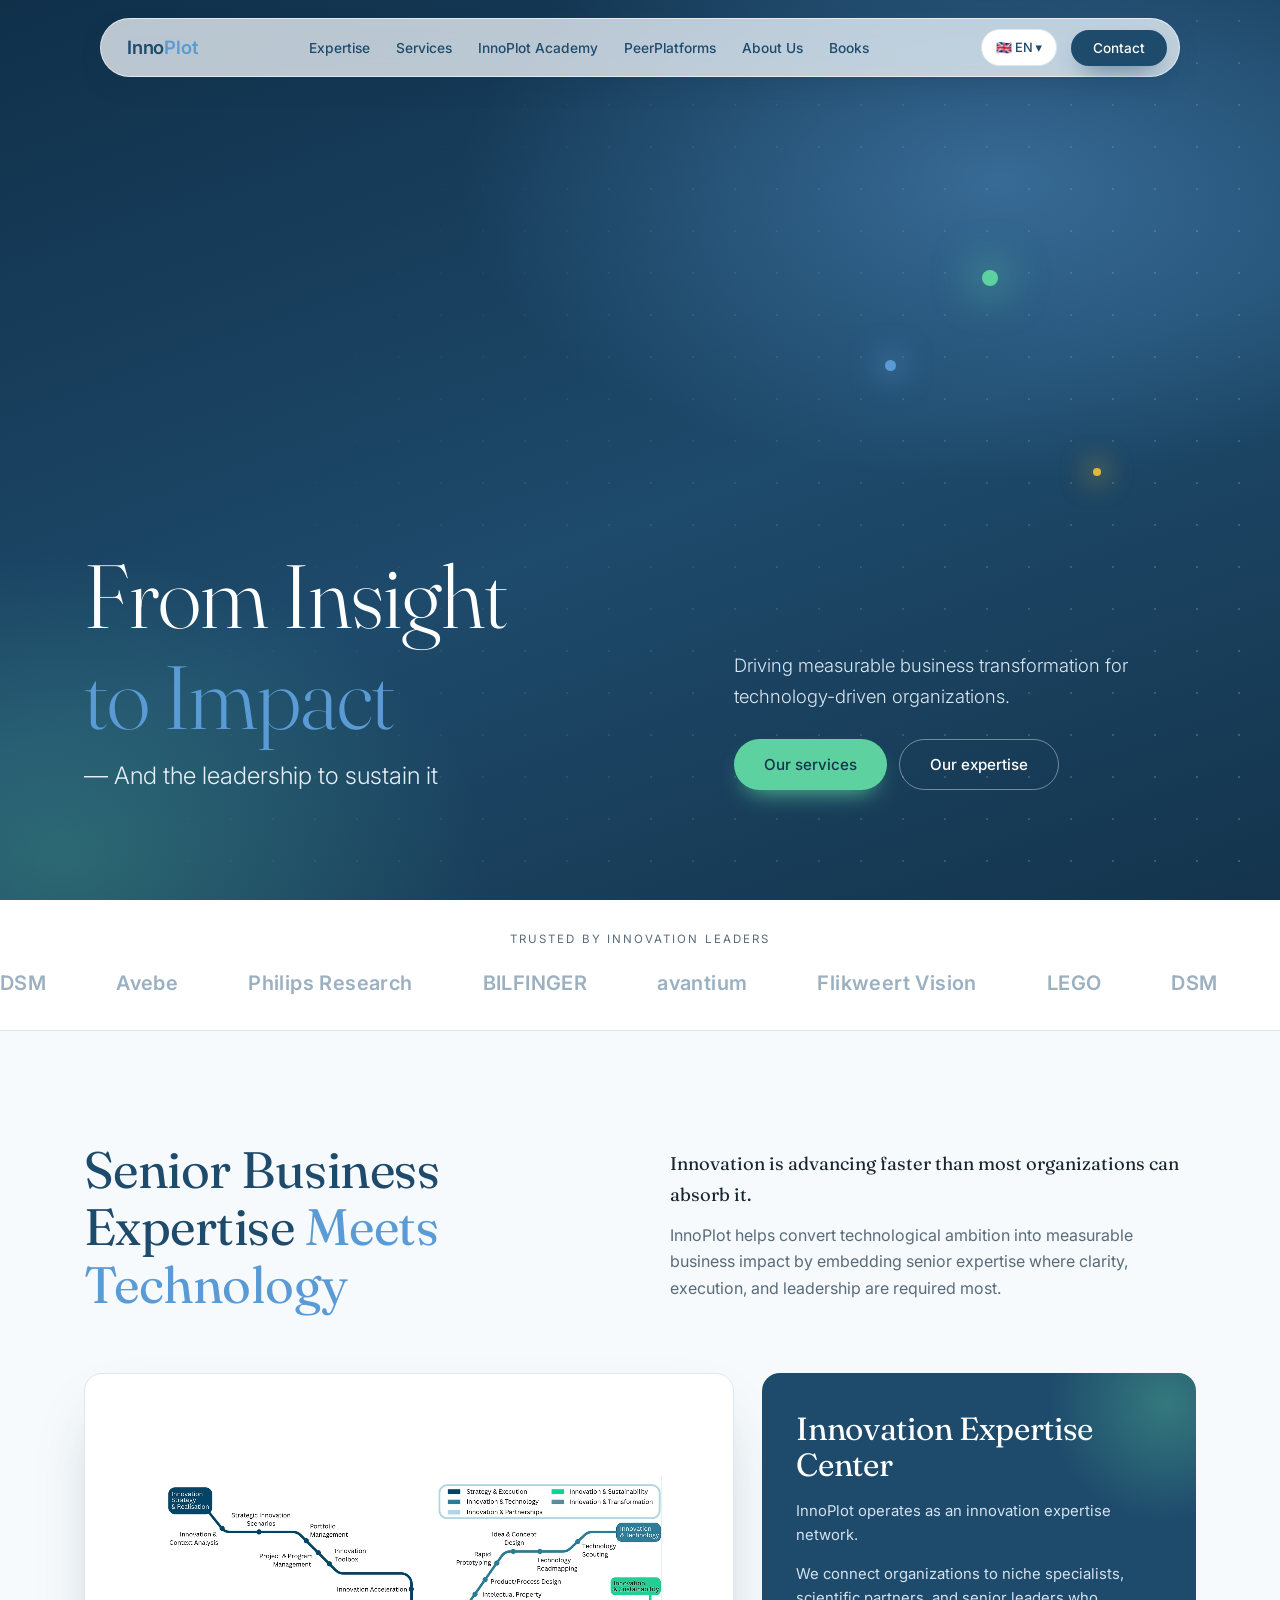
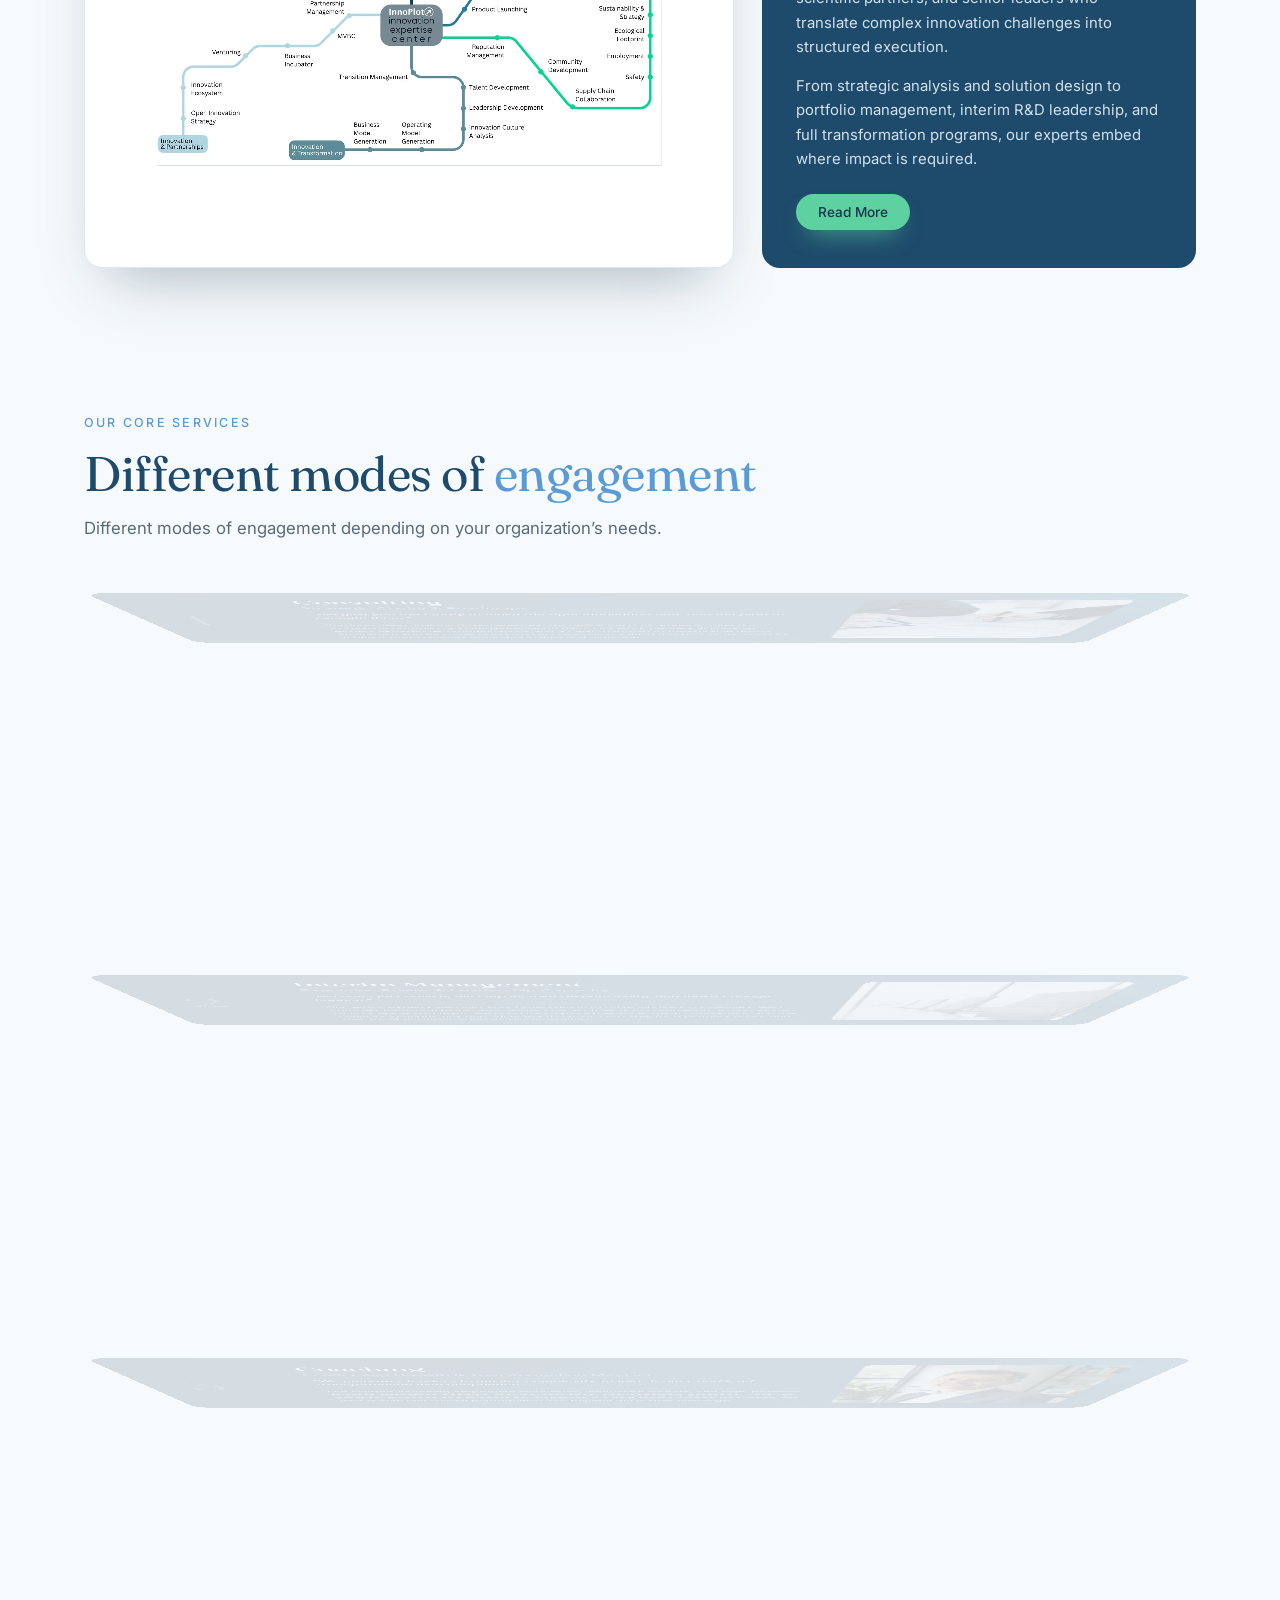
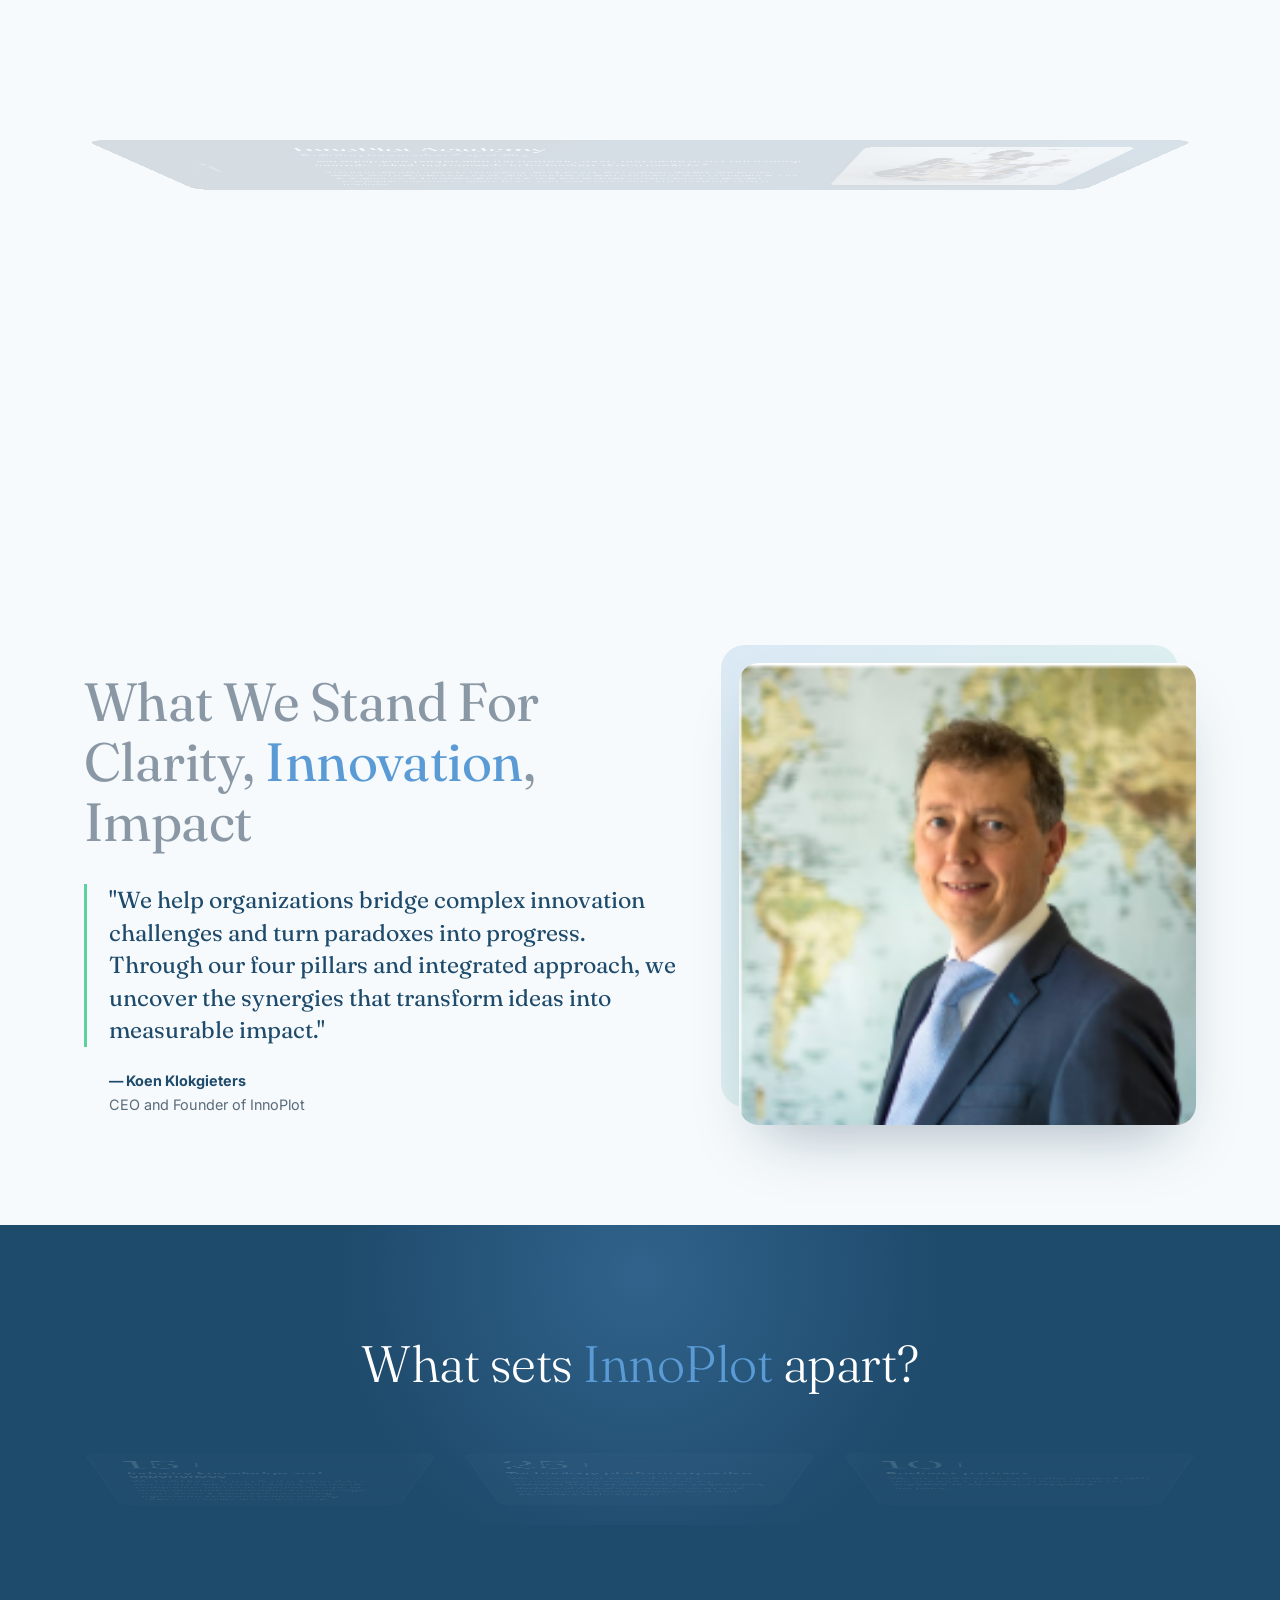
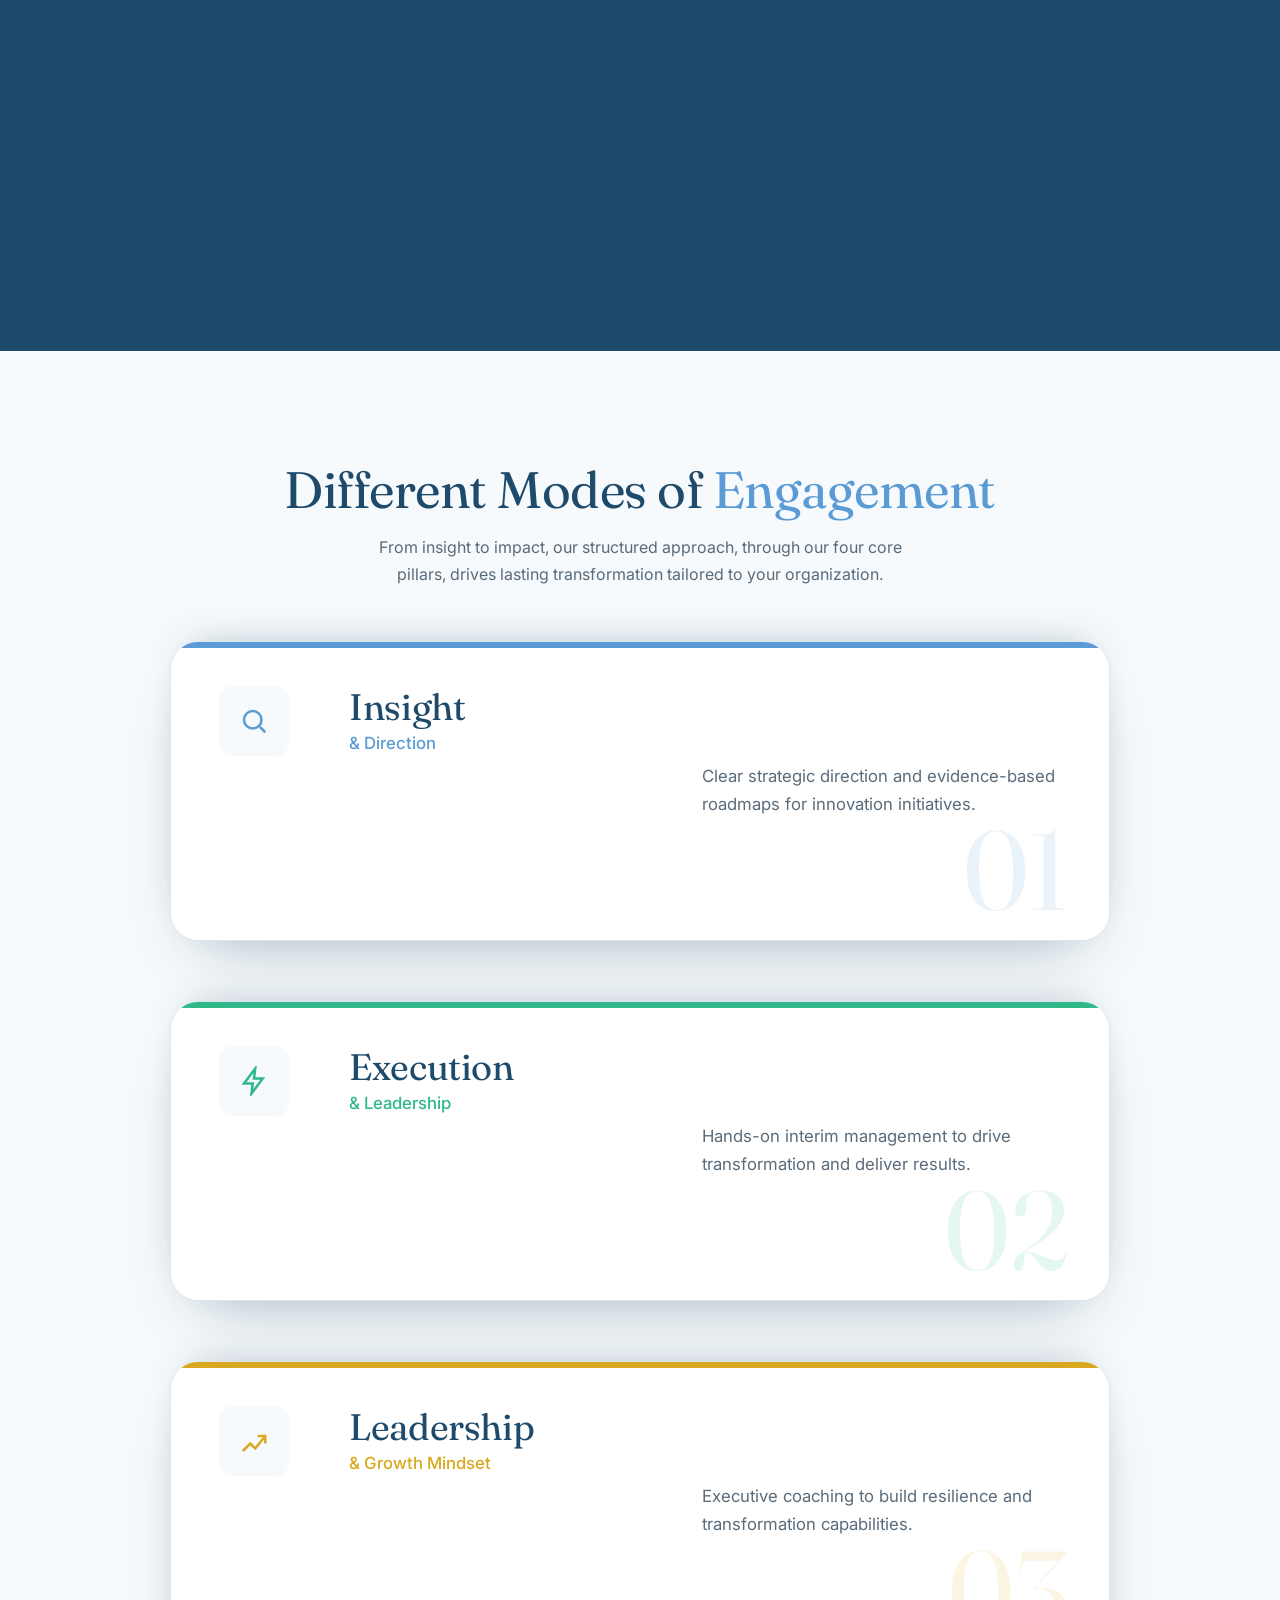
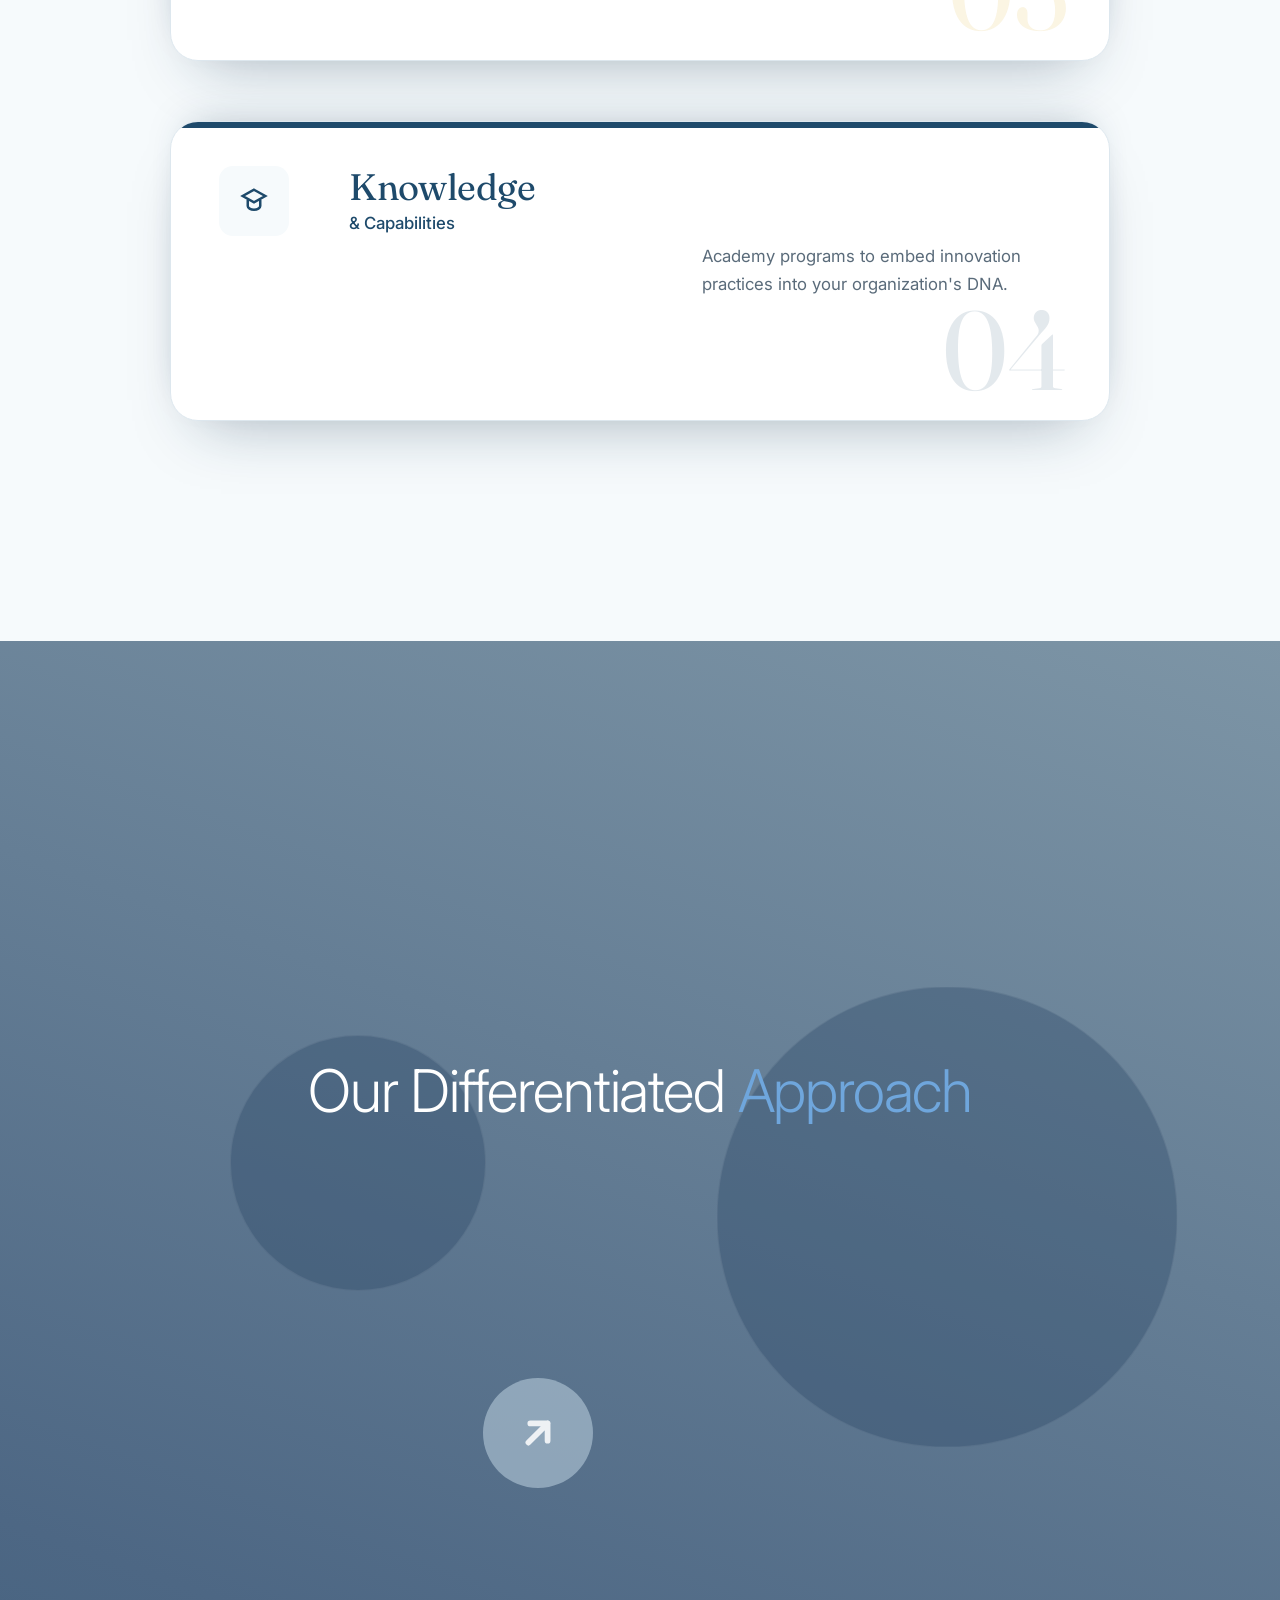
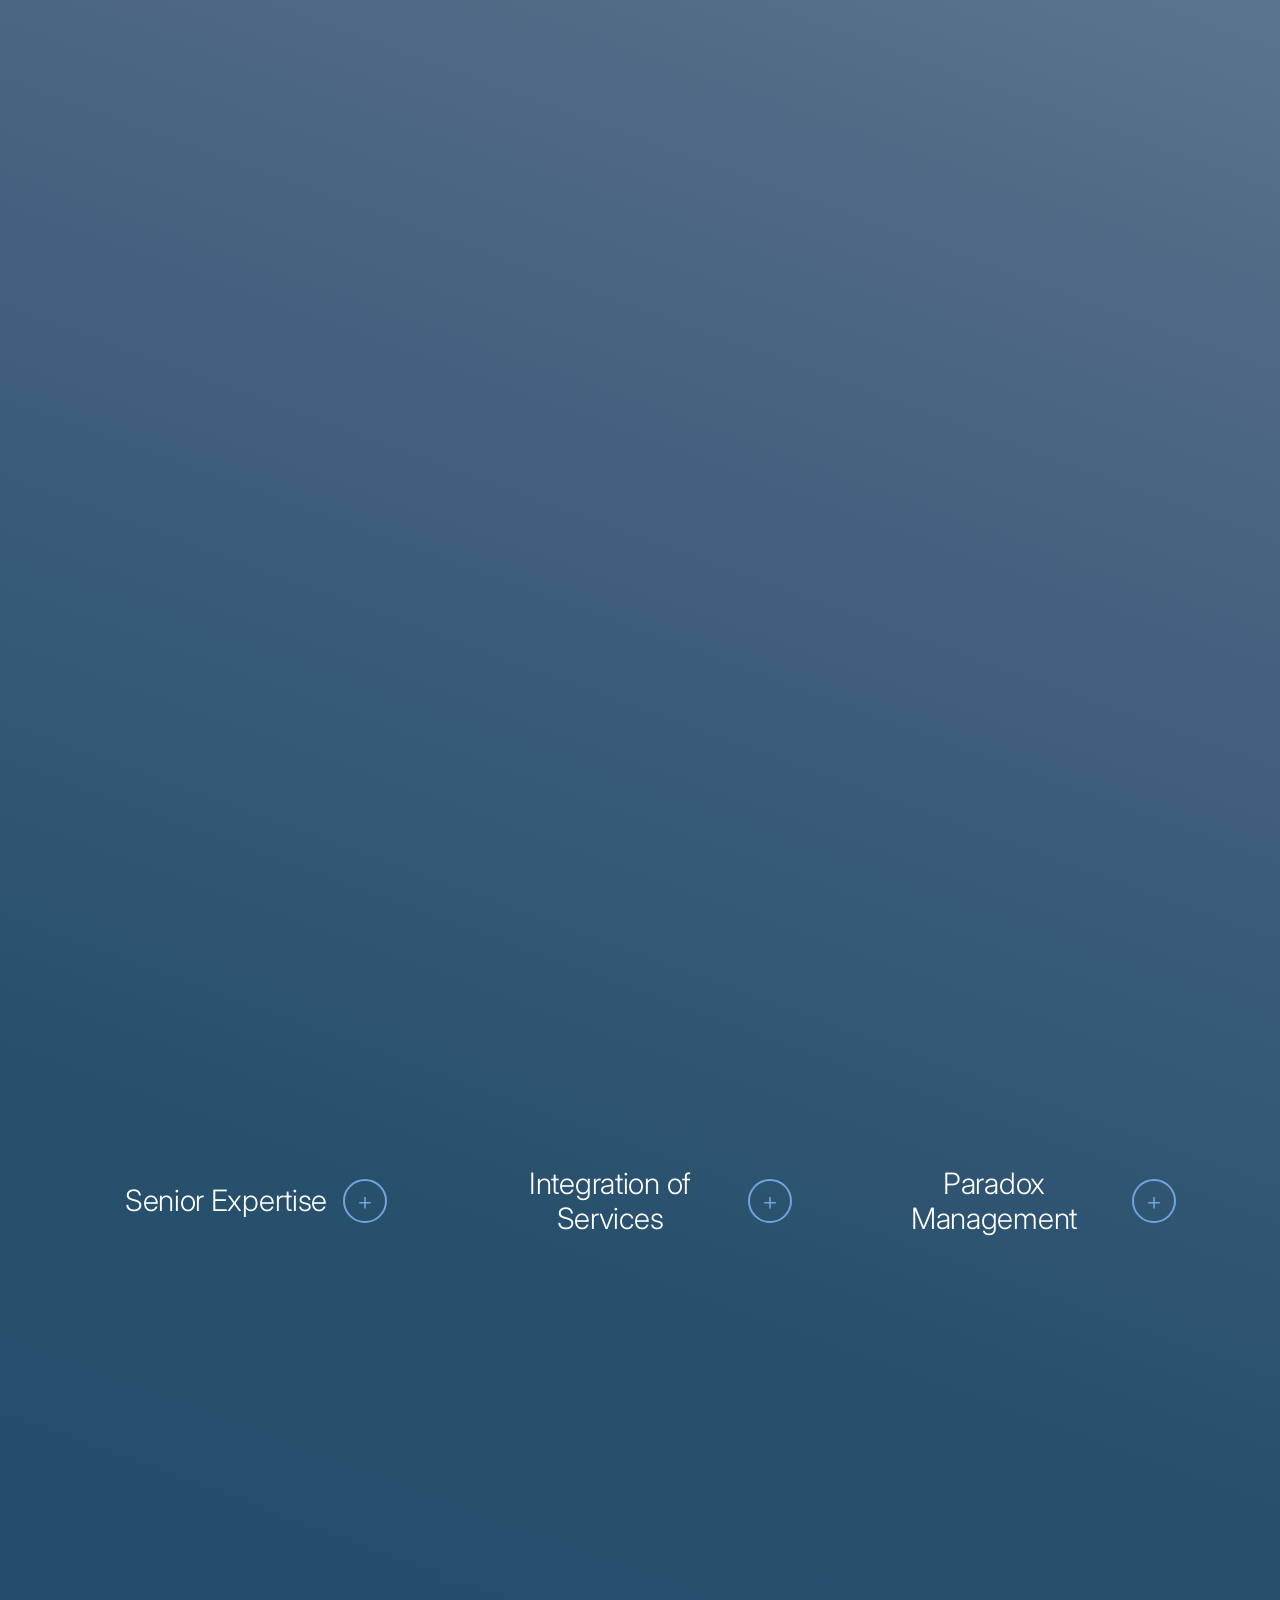
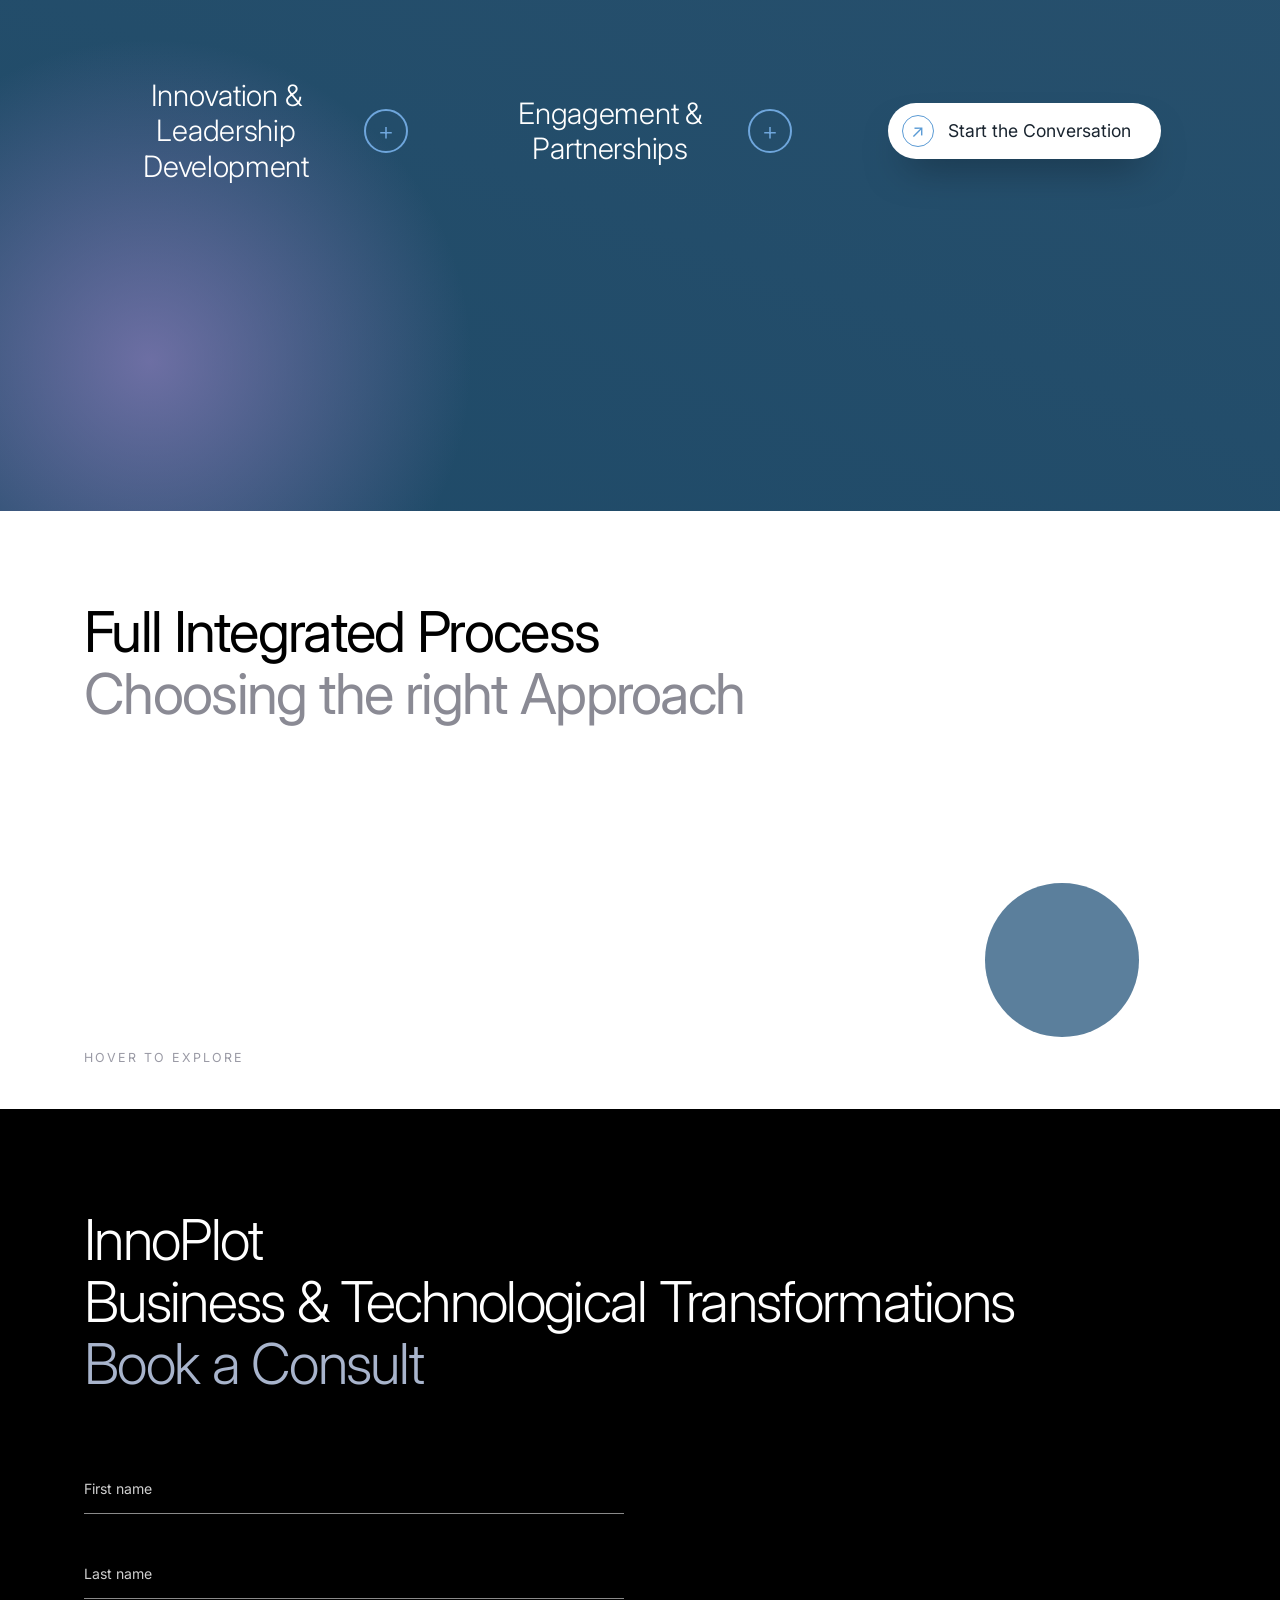
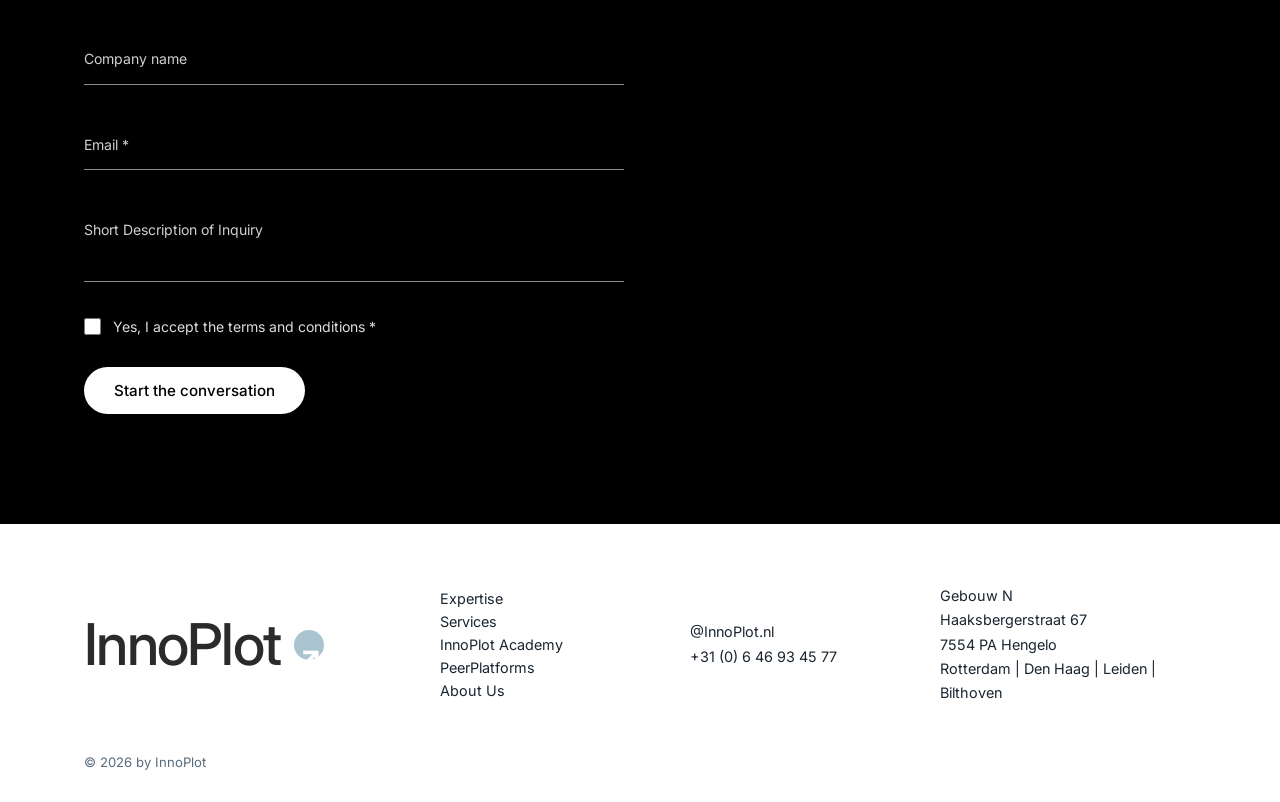
<file: archive/homepage-design.html>
<!doctype html>
<html lang="en">
<head>
<meta charset="utf-8">
<meta name="viewport" content="width=device-width, initial-scale=1">
<title>InnoPlot | From Insight to Impact</title>
<meta name="description" content="InnoPlot drives measurable business transformation for technology-driven organizations.">
<link rel="preconnect" href="https://fonts.googleapis.com">
<link rel="preconnect" href="https://fonts.gstatic.com" crossorigin>
<link href="https://fonts.googleapis.com/css2?family=Inter:wght@300;400;500;600&family=Fraunces:opsz,wght@9..144,300;9..144,400;9..144,500&display=swap" rel="stylesheet">
<style>
:root{
  --navy:#1e4a6b;--navy-deep:#14344c;--blue:#5b9bd5;--blue-soft:#dbe9f5;--mint:#5ed1a0;--gold:#e2b93b;
  --ink:#1a2530;--muted:#5a6b7a;--bg:#f6fafc;--card:#fff;--line:#dde7ee;--radius:18px;
  --shadow:0 30px 60px -25px rgba(20,52,76,.35);
}
*{box-sizing:border-box;margin:0;padding:0}
html{scroll-behavior:smooth}
body{font-family:'Inter',system-ui,sans-serif;color:var(--ink);background:var(--bg);line-height:1.65;-webkit-font-smoothing:antialiased}
img{max-width:100%;display:block}
a{color:inherit}
.wrap{max-width:1160px;margin:0 auto;padding:0 24px}
.eyebrow{font-size:.78rem;letter-spacing:.18em;text-transform:uppercase;font-weight:500;color:var(--blue)}
h1,h2,h3{font-family:'Fraunces',Georgia,serif;font-weight:400;line-height:1.12;letter-spacing:-.01em}
em{font-style:normal;color:var(--blue)}
.btn{display:inline-flex;align-items:center;gap:10px;font:500 .95rem 'Inter',sans-serif;border:0;cursor:pointer;text-decoration:none;padding:15px 30px;border-radius:99px;background:var(--navy);color:#fff;transition:.25s;box-shadow:0 12px 24px -12px var(--navy)}
.btn:hover{background:var(--blue);transform:translateY(-2px)}
.btn.mint{background:var(--mint);color:var(--navy-deep);box-shadow:0 12px 24px -12px var(--mint)}
.btn.ghost{background:transparent;border:1px solid rgba(255,255,255,.4);box-shadow:none}
.btn.ghost:hover{background:rgba(255,255,255,.12)}
.btn.sm{padding:10px 22px;font-size:.85rem}

/* NAV */
.nav{position:fixed;top:18px;left:50%;transform:translateX(-50%);z-index:40;width:min(1080px,calc(100% - 32px));
  display:flex;align-items:center;justify-content:space-between;gap:20px;padding:10px 12px 10px 26px;border-radius:99px;
  background:rgba(255,255,255,.72);backdrop-filter:blur(16px) saturate(1.4);-webkit-backdrop-filter:blur(16px) saturate(1.4);
  border:1px solid rgba(255,255,255,.6);box-shadow:0 10px 30px -12px rgba(20,52,76,.35)}
.logo{font-weight:600;font-size:1.15rem;color:var(--navy);text-decoration:none;letter-spacing:-.01em}
.logo span{color:var(--blue)}
.nav ul{display:flex;gap:26px;list-style:none}
.nav ul a{text-decoration:none;font-size:.86rem;color:var(--navy);font-weight:500;position:relative;padding:4px 0}
.nav ul a::after{content:"";position:absolute;left:0;bottom:0;height:2px;width:0;background:var(--mint);transition:.25s}
.nav ul a:hover::after{width:100%}
.nav-r{display:flex;align-items:center;gap:14px}
.lang-sw{font-size:.8rem;color:var(--navy);font-weight:500;border:1px solid var(--line);border-radius:99px;padding:7px 14px;background:#fff}

/* HERO */
.hero{position:relative;min-height:100vh;display:flex;align-items:flex-end;color:#fff;overflow:hidden;background:
  radial-gradient(900px 500px at 78% 20%,rgba(91,155,213,.45),transparent 60%),
  radial-gradient(700px 500px at 5% 95%,rgba(94,209,160,.25),transparent 60%),
  linear-gradient(160deg,#10304a,#1e4a6b 55%,#14344c)}
.hero .net{position:absolute;inset:0;opacity:.2;background-image:radial-gradient(#fff 1.2px,transparent 1.3px);background-size:42px 42px;mask-image:linear-gradient(115deg,transparent 25%,#000);-webkit-mask-image:linear-gradient(115deg,transparent 25%,#000)}
.orb{position:absolute;border-radius:50%;background:var(--mint);box-shadow:0 0 40px 8px rgba(94,209,160,.55);animation:float 7s ease-in-out infinite}
.orb.a{width:16px;height:16px;right:22%;top:30%}
.orb.b{width:11px;height:11px;right:30%;top:40%;background:var(--blue);box-shadow:0 0 30px 6px rgba(91,155,213,.6);animation-delay:-3s}
.orb.c{width:8px;height:8px;right:14%;top:52%;background:var(--gold);box-shadow:0 0 26px 6px rgba(226,185,59,.5);animation-delay:-5s}
@keyframes float{50%{transform:translateY(-22px)}}
.hero .wrap{position:relative;z-index:1;padding-bottom:110px;padding-top:160px;display:grid;grid-template-columns:1.3fr 1fr;gap:50px;align-items:end;width:100%}
.hero h1{font-size:clamp(3rem,7vw,6rem);font-weight:300}
.hero h1 em{display:block;color:var(--blue)}
.hero h1 small{display:block;font-family:'Inter';font-size:clamp(1.1rem,2vw,1.5rem);font-weight:300;margin-top:16px;color:#e4eef7;letter-spacing:0}
.hero p{font-size:1.15rem;font-weight:300;color:#dbe7f1;max-width:420px;margin-bottom:28px}
.hero-cta{display:flex;gap:12px;flex-wrap:wrap}

/* LOGOS */
.logos{background:#fff;border-bottom:1px solid var(--line);padding:30px 0;overflow:hidden}
.logos p{text-align:center;font-size:.72rem;letter-spacing:.18em;text-transform:uppercase;color:var(--muted);margin-bottom:18px}
.marquee{display:flex;gap:70px;width:max-content;animation:scroll 32s linear infinite}
.marquee span{font-weight:600;font-size:1.25rem;color:#9bb0c0;white-space:nowrap;letter-spacing:.02em;transition:.3s}
.marquee span:hover{color:var(--navy)}
@keyframes scroll{to{transform:translateX(-50%)}}

/* INTRO + MAP */
.intro{padding:110px 0 40px}
.intro-grid{display:grid;grid-template-columns:1fr 1fr;gap:60px;align-items:end;margin-bottom:60px}
.intro h2{font-size:clamp(2.2rem,4vw,3.4rem);color:var(--navy)}
.intro .txt p{color:var(--muted);margin-bottom:12px}
.intro .txt p:first-child{color:var(--ink);font-size:1.15rem;font-family:'Fraunces',serif}
.expert{display:grid;grid-template-columns:1.5fr 1fr;gap:28px}
.map{background:#fff;border:1px solid var(--line);border-radius:var(--radius);padding:22px;display:grid;place-items:center;box-shadow:var(--shadow)}
.expert-card{background:var(--navy);color:#fff;border-radius:var(--radius);padding:38px 34px;display:flex;flex-direction:column;justify-content:center;position:relative;overflow:hidden}
.expert-card::after{content:"";position:absolute;width:260px;height:260px;right:-100px;top:-100px;background:radial-gradient(circle,rgba(94,209,160,.35),transparent 65%)}
.expert-card h3{font-size:2rem;margin-bottom:16px}
.expert-card p{color:#d3e2ee;font-size:.93rem;margin-bottom:14px}
.expert-card .btn{align-self:flex-start;margin-top:8px}

/* FLIP (scroll-driven) */
.flip{transform-origin:50% 0;will-change:transform,opacity;transform:perspective(1400px) rotateX(var(--rx,0deg));opacity:var(--op,1)}

/* SERVICES */
.services{padding:100px 0}
.sec-head{max-width:680px;margin-bottom:50px}
.sec-head h2{font-size:clamp(2rem,3.8vw,3.2rem);color:var(--navy);margin:12px 0 14px}
.sec-head p{color:var(--muted);font-size:1.05rem}
.svc{display:grid;grid-template-columns:110px 1.2fr 280px;gap:40px;align-items:center;background:linear-gradient(120deg,var(--navy-deep),var(--navy));color:#fff;border-radius:24px;padding:40px 44px;margin-bottom:22px;position:relative;overflow:hidden}
.svc::before{content:"";position:absolute;right:-80px;top:-80px;width:300px;height:300px;background:radial-gradient(circle,rgba(91,155,213,.3),transparent 65%)}
.svc .num{font-family:'Fraunces',serif;font-size:5.5rem;font-weight:300;color:rgba(255,255,255,.28);line-height:1}
.svc h3{font-size:2rem}
.svc h4{font-weight:500;color:var(--blue);font-size:1.1rem;margin:4px 0 14px;font-family:'Inter'}
.svc blockquote{font-style:italic;font-size:.95rem;color:#e4eef7;margin-bottom:14px;padding-bottom:14px;border-bottom:1px solid rgba(255,255,255,.18)}
.svc p{font-size:.9rem;color:#cfe0ee;font-weight:300}
.svc img{width:100%;aspect-ratio:1;object-fit:cover;border-radius:16px;box-shadow:0 20px 40px -15px rgba(0,0,0,.5);position:relative}

/* STAND FOR */
.stand{padding:40px 0 100px}
.stand-grid{display:grid;grid-template-columns:1.3fr 1fr;gap:60px;align-items:center}
.stand h2{font-size:clamp(2.2rem,4.2vw,3.6rem);color:#8a98a5}
.stand h2 em{color:var(--blue)}
.stand blockquote{font-family:'Fraunces',serif;font-size:1.45rem;line-height:1.4;color:var(--navy);margin:32px 0 22px;padding-left:22px;border-left:3px solid var(--mint)}
.sig{font-size:.9rem;color:var(--muted);padding-left:25px}
.sig strong{color:var(--navy);display:block}
.portrait{position:relative}
.portrait::before{content:"";position:absolute;inset:-18px 18px 18px -18px;border-radius:24px;background:linear-gradient(135deg,var(--blue-soft),#dff6ec)}
.portrait img{position:relative;width:100%;border-radius:20px;box-shadow:var(--shadow)}

/* APART */
.apart{background:var(--navy);color:#fff;padding:110px 0 120px;position:relative;overflow:hidden}
.apart::before{content:"";position:absolute;left:50%;top:-200px;width:800px;height:500px;transform:translateX(-50%);background:radial-gradient(circle,rgba(91,155,213,.3),transparent 65%)}
.apart h2{text-align:center;font-size:clamp(2.2rem,4vw,3.4rem);margin-bottom:60px;position:relative;font-weight:300}
.stats{display:grid;grid-template-columns:repeat(3,1fr);gap:26px;position:relative}
.stat{background:rgba(255,255,255,.07);border:1px solid rgba(255,255,255,.15);border-radius:22px;padding:36px 30px;backdrop-filter:blur(8px)}
.stat .big{font-family:'Fraunces',serif;font-size:4.2rem;font-weight:300;line-height:1;background:linear-gradient(120deg,#fff,var(--blue));-webkit-background-clip:text;background-clip:text;color:transparent;margin-bottom:14px}
.stat h3{font-size:1.2rem;font-family:'Inter';font-weight:500;margin-bottom:10px}
.stat p{font-size:.92rem;color:#cfe0ee;font-weight:300}

/* ENGAGE */
.engage{padding:110px 0 120px;text-align:center}
.engage h2{font-size:clamp(2.2rem,4vw,3.4rem);color:var(--navy)}
.engage .sub{max-width:560px;margin:16px auto 54px;color:var(--muted)}
.pillars{display:block;text-align:left;max-width:940px;margin:0 auto;counter-reset:pl;padding-bottom:40px}
.pillar{counter-increment:pl;position:sticky;top:calc(110px + var(--i,0) * 26px);margin-bottom:60px;min-height:300px;
  display:grid;grid-template-columns:90px 1fr 1.15fr;grid-template-areas:"ic h3 p" "ic h4 p";grid-template-rows:auto 1fr;column-gap:40px;align-items:start;
  background:#fff;border:1px solid var(--line);border-radius:28px;padding:44px 48px;overflow:hidden;transform-origin:50% 0;will-change:transform;
  box-shadow:0 -14px 40px -22px rgba(20,52,76,.35),0 30px 60px -30px rgba(20,52,76,.35)}
.pillar::before{content:"";position:absolute;left:0;top:0;height:6px;width:100%;background:var(--c,var(--blue))}
.pillar::after{content:"0" counter(pl);position:absolute;right:40px;bottom:14px;font-family:'Fraunces',serif;font-size:7rem;line-height:1;color:var(--c,var(--blue));opacity:.12}
.pillar .ic{grid-area:ic;width:70px;height:70px;border-radius:14px;display:grid;place-items:center;background:var(--bg);color:var(--c,var(--blue));margin-bottom:20px}
.pillar .ic svg{width:30px;height:30px}
.pillar h3{grid-area:h3;font-size:2.3rem;color:var(--navy);align-self:end}
.pillar h4{grid-area:h4;font:500 1.05rem 'Inter';color:var(--c,var(--blue));margin:6px 0 0}
.pillar p{grid-area:p;font-size:1.05rem;color:var(--muted);align-self:center;position:relative;z-index:1}

/* DIFFERENTIATED APPROACH */
.diff{background:linear-gradient(200deg,#7d95a6 0%,#4d6784 38%,#27506d 70%,#1f4a68 100%);color:#fff;position:relative;overflow:clip}
.diff::before{content:"";position:absolute;left:-200px;bottom:-200px;width:700px;height:700px;background:radial-gradient(circle,rgba(150,130,195,.65),transparent 65%);pointer-events:none}
.diff-intro{height:210vh;position:relative}
.stage{position:sticky;top:0;height:100vh;overflow:hidden}
.diff h2{position:absolute;left:0;right:0;top:50%;text-align:center;font-size:clamp(2.2rem,4.6vw,4rem);font-weight:300;font-family:'Inter',sans-serif;letter-spacing:-.02em;transform:translateY(calc(-50% + var(--hy,0px)));z-index:3;padding:0 20px}
.diff h2 em{color:#6fa6dc}
.dot{position:absolute;border-radius:50%;background:rgba(40,70,100,.35);border:1px solid rgba(255,255,255,.08);left:50%;top:50%;z-index:1;opacity:var(--do,1);transform:translate(calc(-50% + var(--dx,0px)),calc(-50% + var(--dy,0px))) scale(var(--ds,1))}
.dot.big{width:min(36vw,520px);height:min(36vw,520px)}
.dot.sm{width:min(20vw,290px);height:min(20vw,290px)}
.dot.arrow{width:110px;height:110px;background:rgba(190,210,225,.55);display:grid;place-items:center;z-index:2;border:0}
.dot.arrow svg{width:46px;height:46px;color:rgba(255,255,255,.85)}
.cards{position:relative;z-index:2;padding:30px 0 140px}
.cards .grid3{display:grid;grid-template-columns:repeat(3,1fr);gap:50px 40px;align-items:start}
.fc{perspective:1600px;height:480px;cursor:pointer;outline:none}
.fc-in{position:relative;width:100%;height:100%;transition:transform .8s cubic-bezier(.2,.8,.2,1);transform-style:preserve-3d}
.fc:hover .fc-in,.fc.flipped .fc-in,.fc:focus-visible .fc-in{transform:rotateY(180deg)}
.face{position:absolute;inset:0;backface-visibility:hidden;-webkit-backface-visibility:hidden}
.front{display:flex;align-items:center;justify-content:center;gap:16px;padding:0 20px;text-align:center}
.front h3{font-family:'Inter',sans-serif;font-weight:300;font-size:clamp(1.5rem,2.3vw,2.1rem);line-height:1.2}
.plus{flex:none;width:44px;height:44px;border-radius:50%;border:2px solid #6fa6dc;color:#6fa6dc;display:grid;place-items:center;font-size:1.6rem;line-height:1;font-weight:300}
.back{transform:rotateY(180deg);background:#6bdf9a;color:#fff;border-radius:44px 0 44px 0;padding:34px 30px;overflow:hidden;box-shadow:0 30px 60px -25px rgba(0,0,0,.45)}
.back h3{font-family:'Inter',sans-serif;font-weight:300;font-size:1.7rem;line-height:1.15;margin-bottom:16px}
.back h4{font-size:.98rem;font-weight:600;margin-top:16px}
.back p{font-size:.9rem;line-height:1.5}
.cta-cell{display:grid;place-items:center;height:480px}
.pill{display:inline-flex;align-items:center;gap:14px;background:#fff;color:var(--ink);text-decoration:none;border-radius:99px;padding:12px 30px 12px 14px;font-size:1.1rem;box-shadow:0 20px 40px -18px rgba(0,0,0,.5);transition:.25s}
.pill:hover{transform:translateY(-4px);box-shadow:0 26px 44px -16px rgba(0,0,0,.55)}
.pill i{width:32px;height:32px;border-radius:50%;border:1.5px solid var(--blue);display:grid;place-items:center;color:var(--blue);font-style:normal}

/* FULL INTEGRATED PROCESS (fades white -> black on hover) */
.process{position:relative;background:#fff;color:#000;overflow:hidden;cursor:default}
.process .dark{position:absolute;inset:0;background:#000;opacity:0;transition:opacity .9s ease}
.process:hover .dark,.process.on .dark{opacity:1}
.process .wrap{position:relative;padding-top:90px;padding-bottom:110px;min-height:520px}
.process h2{font-family:'Inter',sans-serif;font-weight:400;font-size:clamp(2.2rem,4.4vw,3.8rem);letter-spacing:-.03em;line-height:1.1;color:#000;transition:color .9s}
.process h2 span{display:block;color:#8a8a94;transition:color .9s}
.process:hover h2,.process.on h2{color:#fff}
.process:hover h2 span,.process.on h2 span{color:#a8b4cc}
.process .body{max-width:900px;margin-top:40px;font-size:clamp(1.05rem,1.7vw,1.4rem);line-height:1.7;color:#fff;opacity:0;transform:translateY(14px);transition:opacity .9s .15s,transform .9s .15s}
.process:hover .body,.process.on .body{opacity:1;transform:none}
.process .body p+p{margin-top:6px}
.process .hint{position:absolute;left:24px;bottom:40px;font-size:.78rem;letter-spacing:.16em;text-transform:uppercase;color:#9a9aa5;transition:opacity .4s}
.process:hover .hint,.process.on .hint{opacity:0}
.process .circle{position:absolute;right:7%;bottom:12%;width:clamp(110px,12vw,200px);aspect-ratio:1;border-radius:50%;background:#5b7f9c;transition:transform 1s cubic-bezier(.2,.8,.2,1)}
.process:hover .circle,.process.on .circle{transform:translate(20px,-40px) scale(1.12)}

/* CONTACT */
.contact{background:#000;color:#fff;padding:100px 0 110px;position:relative}
.contact h2{font-family:'Inter',sans-serif;font-weight:300;font-size:clamp(2.2rem,4.4vw,3.8rem);letter-spacing:-.03em;line-height:1.1}
.contact h2 span{display:block;color:#a8b4cc}
.cform{max-width:540px;margin-top:56px}
.cf{position:relative;margin-bottom:22px}
.cf input,.cf textarea{width:100%;background:transparent;border:0;border-bottom:1px solid #8a8a8a;color:#fff;font:inherit;padding:26px 0 10px;outline:none;transition:border-color .25s;resize:none}
.cf label{position:absolute;left:0;top:26px;font-size:.88rem;color:#cfcfcf;pointer-events:none;transition:.2s;transform-origin:left}
.cf input:focus,.cf textarea:focus{border-color:var(--mint)}
.cf input:focus+label,.cf input:not(:placeholder-shown)+label,.cf textarea:focus+label,.cf textarea:not(:placeholder-shown)+label{top:2px;font-size:.72rem;color:var(--mint)}
.cform .chk{display:flex;gap:12px;align-items:center;font-size:.88rem;color:#ddd;margin:26px 0 28px}
.cform .chk input{width:17px;height:17px;accent-color:var(--mint)}
.cform button{background:#fff;color:#000;border:0;border-radius:99px;padding:14px 30px;font:500 .95rem 'Inter',sans-serif;cursor:pointer;transition:.25s}
.cform button:hover{background:var(--mint);transform:translateY(-2px)}
.cthanks{display:none;max-width:540px;margin-top:56px;padding:34px;border:1px solid #333;border-radius:20px}
.cthanks h3{font-size:1.6rem;margin-bottom:8px;color:var(--mint)}
.contact.sent .cform{display:none}.contact.sent .cthanks{display:block}

/* FOOTER */
.foot{background:#fff;padding:60px 0 28px}
.foot-grid{display:grid;grid-template-columns:1.5fr 1fr 1fr 1.2fr;gap:36px;align-items:center}
.flogo{display:flex;align-items:center;gap:14px;font-size:clamp(2.4rem,4.5vw,4rem);font-weight:500;letter-spacing:-.03em;color:#2b2b2e}
.flogo i{width:.95em;height:.95em;border-radius:50%;background:#a9c3cf;display:grid;place-items:center;color:#fff;font-style:normal;font-size:.55em;font-weight:700}
.foot ul{list-style:none;font-size:.9rem;line-height:1.6}
.foot a{text-decoration:none;color:var(--ink)}
.foot a:hover{color:var(--blue)}
.foot address{font-style:normal;font-size:.9rem;line-height:1.7}
.copy{font-size:.82rem;color:var(--muted);margin-top:46px}

/* PLACEHOLDER for next */
.next{background:var(--navy-deep);color:#9fb6c9;text-align:center;padding:50px 24px;font-size:.9rem}

@media(max-width:980px){
  .cards .grid3{grid-template-columns:1fr 1fr}
  .cta-cell{height:auto;grid-column:1/-1}
  .nav ul{display:none}
  .hero .wrap,.intro-grid,.expert,.stand-grid{grid-template-columns:1fr}
  .svc{grid-template-columns:1fr;gap:20px;padding:30px 26px}
  .svc .num{font-size:3.5rem}
  .svc img{max-width:260px}
  .stats{grid-template-columns:1fr 1fr}
  .pillar{grid-template-columns:70px 1fr;grid-template-areas:"ic h3" "ic h4" "p p";padding:34px 28px;row-gap:6px;min-height:0}
  .pillar p{margin-top:14px}.pillar h3{font-size:1.9rem}
  .portrait{max-width:300px}
}
@media(max-width:980px){.foot-grid{grid-template-columns:1fr 1fr}}
@media(max-width:640px){.foot-grid{grid-template-columns:1fr}.cards .grid3{grid-template-columns:1fr}.fc{height:520px}.stats{grid-template-columns:1fr}.lang-sw{display:none}}
@media(prefers-reduced-motion:reduce){*{animation:none!important;transition:none!important}.flip{transform:none!important;opacity:1!important}}
</style>
</head>
<body>

<nav class="nav">
  <a class="logo" href="#top">Inno<span>Plot</span></a>
  <ul>
    <li><a href="#expertise">Expertise</a></li>
    <li><a href="#services">Services</a></li>
    <li><a href="#">InnoPlot Academy</a></li>
    <li><a href="#">PeerPlatforms</a></li>
    <li><a href="#">About Us</a></li>
    <li><a href="/">Books</a></li>
  </ul>
  <div class="nav-r"><span class="lang-sw">🇬🇧 EN ▾</span><a class="btn sm" href="#contact">Contact</a></div>
</nav>

<header class="hero" id="top">
  <div class="net"></div>
  <span class="orb a"></span><span class="orb b"></span><span class="orb c"></span>
  <div class="wrap">
    <h1>From Insight <em>to Impact</em><small>— And the leadership to sustain it</small></h1>
    <div>
      <p>Driving measurable business transformation for technology-driven organizations.</p>
      <div class="hero-cta"><a class="btn mint" href="#services">Our services</a><a class="btn ghost" href="#expertise">Our expertise</a></div>
    </div>
  </div>
</header>

<section class="logos">
  <p>Trusted by innovation leaders</p>
  <div class="marquee">
    <!-- Text placeholders: replace with the real client logo images -->
    <span>DSM</span><span>Avebe</span><span>Philips Research</span><span>BILFINGER</span><span>avantium</span><span>Flikweert Vision</span><span>LEGO</span>
    <span>DSM</span><span>Avebe</span><span>Philips Research</span><span>BILFINGER</span><span>avantium</span><span>Flikweert Vision</span><span>LEGO</span>
  </div>
</section>

<main>
<section class="intro" id="expertise">
  <div class="wrap">
    <div class="intro-grid">
      <h2>Senior Business Expertise <em>Meets Technology</em></h2>
      <div class="txt">
        <p>Innovation is advancing faster than most organizations can absorb it.</p>
        <p>InnoPlot helps convert technological ambition into measurable business impact by embedding senior expertise where clarity, execution, and leadership are required most.</p>
      </div>
    </div>
    <div class="expert">
      <div class="map"><img src="../assets/innovation-map.png" alt="Innovation expertise center map"></div>
      <div class="expert-card">
        <h3>Innovation Expertise Center</h3>
        <p>InnoPlot operates as an innovation expertise network.</p>
        <p>We connect organizations to niche specialists, scientific partners, and senior leaders who translate complex innovation challenges into structured execution.</p>
        <p>From strategic analysis and solution design to portfolio management, interim R&amp;D leadership, and full transformation programs, our experts embed where impact is required.</p>
        <a class="btn mint sm" href="#">Read More</a>
      </div>
    </div>
  </div>
</section>

<section class="services" id="services">
  <div class="wrap">
    <div class="sec-head">
      <span class="eyebrow">Our Core Services</span>
      <h2>Different modes of <em>engagement</em></h2>
      <p>Different modes of engagement depending on your organization’s needs.</p>
    </div>

    <article class="svc flip">
      <div class="num">1</div>
      <div>
        <h3>Consulting</h3><h4>Strategic Clarity &amp; Roadmaps</h4>
        <blockquote>"We give you the clarity to make the right innovation bets and the plan to execute them."</blockquote>
        <p>Through deep, insight-driven analysis, we define the right strategic direction, innovation portfolio, and implementation path. Our work delivers actionable, evidence-based recommendations and a clear roadmap to measurable results, ideal when you face critical innovation challenges, shifting markets, or the need for a future-proof strategy grounded in data and expertise.</p>
      </div>
      <img src="../assets/consulting.png" alt="Consulting">
    </article>

    <article class="svc flip">
      <div class="num">2</div>
      <div>
        <h3>Interim Management</h3><h4>Execution Power &amp; Leadership Capacity</h4>
        <blockquote>"We don’t just advise, we step in, take responsibility, and make change happen."</blockquote>
        <p>Our senior experts step into your organization to drive innovation initiatives, lead complex transformations, and deliver critical projects to completion. Acting as part of your leadership team, we bring hands-on experience, full accountability, and the capacity to bridge any gap, ideal when change can’t wait for a permanent hire and real-world execution is just as vital as strategy.</p>
      </div>
      <img src="../assets/interim.png" alt="Interim management">
    </article>

    <article class="svc flip">
      <div class="num">3</div>
      <div>
        <h3>Coaching</h3><h4>Leadership Growth &amp; Transformation Mindset</h4>
        <blockquote>"We empower leaders to master complexity, inspire teams, and lead transformation with confidence."</blockquote>
        <p>Our tailored coaching empowers executives, innovation leaders, and high-potential talent to strengthen decision-making, resilience, and leadership presence. Through practical guidance and mindset development, we help teams embed innovation into their culture and sustain performance well beyond the current challenge.</p>
      </div>
      <img src="../assets/coaching.png" alt="Coaching">
    </article>

    <article class="svc flip">
      <div class="num">4</div>
      <div>
        <h3>InnoPlot Academy</h3><h4>Building Innovation Capability</h4>
        <blockquote>"We equip your people with the methods, tools, and mindset to consistently innovate, adapt, and compete in technology-driven markets."</blockquote>
        <p>Through tailored training programs, workshops, and masterclasses, we equip teams with the methods, tools, and mindset to lead innovation with confidence. Our academy turns knowledge into practice and enables organizations to embed sustainable innovation, adapt faster, and stay competitive in technology-driven markets.</p>
      </div>
      <img src="../assets/academy.png" alt="InnoPlot Academy">
    </article>
  </div>
</section>

<section class="stand">
  <div class="wrap stand-grid">
    <div>
      <h2>What We Stand For<br>Clarity, <em>Innovation</em>, Impact</h2>
      <blockquote>"We help organizations bridge complex innovation challenges and turn paradoxes into progress. Through our four pillars and integrated approach, we uncover the synergies that transform ideas into measurable impact."</blockquote>
      <div class="sig"><strong>— Koen Klokgieters</strong>CEO and Founder of InnoPlot</div>
    </div>
    <div class="portrait"><img src="../assets/koen.png" alt="Koen Klokgieters"></div>
  </div>
</section>

<section class="apart">
  <div class="wrap">
    <h2>What sets <em>InnoPlot</em> apart?</h2>
    <div class="stats">
      <div class="stat flip"><div class="big">15+</div><h3>Industry knowledge and experiences</h3><p>We build long-term client relationships with corporate organizations, mid-size companies and start-ups/scale-ups in many different industries. Such as High-Tech, Food &amp; Feed Manufacturing, Agriculture Machine Manufacturing, Telecom, Utilities and many more.</p></div>
      <div class="stat flip"><div class="big">25+</div><h3>Technology platform expertise</h3><p>We understand state-of-the art technology development in many different areas of mechanical engineering, digital and AI technologies, energy and environmental technologies, food and agriculture technologies.</p></div>
      <div class="stat flip"><div class="big">10+</div><h3>Business partners</h3><p>We are building an extensive network with our business partners based on niche expertise to deliver our integrated services.</p></div>
    </div>
  </div>
</section>

<section class="engage">
  <div class="wrap">
    <h2>Different Modes of <em>Engagement</em></h2>
    <p class="sub">From insight to impact, our structured approach, through our four core pillars, drives lasting transformation tailored to your organization.</p>
    <div class="pillars">
      <div class="pillar" style="--i:0;--c:#5b9bd5"><div class="ic"><svg viewBox="0 0 24 24" fill="none" stroke="currentColor" stroke-width="2"><circle cx="11" cy="11" r="7"/><path d="M21 21l-4.3-4.3"/></svg></div><h3>Insight</h3><h4>&amp; Direction</h4><p>Clear strategic direction and evidence-based roadmaps for innovation initiatives.</p></div>
      <div class="pillar" style="--i:1;--c:#2fb98a"><div class="ic"><svg viewBox="0 0 24 24" fill="none" stroke="currentColor" stroke-width="2"><path d="M13 2L4 14h7l-1 8 9-12h-7z"/></svg></div><h3>Execution</h3><h4>&amp; Leadership</h4><p>Hands-on interim management to drive transformation and deliver results.</p></div>
      <div class="pillar" style="--i:2;--c:#d9a81e"><div class="ic"><svg viewBox="0 0 24 24" fill="none" stroke="currentColor" stroke-width="2"><path d="M3 20l6-6 4 4 8-10"/><path d="M15 8h6v6"/></svg></div><h3>Leadership</h3><h4>&amp; Growth Mindset</h4><p>Executive coaching to build resilience and transformation capabilities.</p></div>
      <div class="pillar" style="--i:3;--c:#1e4a6b"><div class="ic"><svg viewBox="0 0 24 24" fill="none" stroke="currentColor" stroke-width="2"><path d="M12 3l9 5-9 5-9-5z"/><path d="M7 11v5c0 1.5 2.2 3 5 3s5-1.5 5-3v-5"/></svg></div><h3>Knowledge</h3><h4>&amp; Capabilities</h4><p>Academy programs to embed innovation practices into your organization's DNA.</p></div>
    </div>
  </div>
</section>

<section class="diff">
  <div class="diff-intro" id="diffIntro">
    <div class="stage">
      <span class="dot big" id="d1"></span>
      <span class="dot sm" id="d2"></span>
      <span class="dot arrow" id="d3"><svg viewBox="0 0 24 24" fill="none" stroke="currentColor" stroke-width="3" stroke-linecap="round" stroke-linejoin="round"><path d="M7 17L17 7M8 7h9v9"/></svg></span>
      <h2 id="diffTitle">Our Differentiated <em>Approach</em></h2>
    </div>
  </div>

  <div class="cards">
    <div class="wrap grid3">
      <div class="fc" tabindex="0"><div class="fc-in">
        <div class="face front"><h3>Senior Expertise</h3><span class="plus">+</span></div>
        <div class="face back"><h3>Senior Expertise</h3>
          <h4>Experienced Professionals</h4><p>Our senior experts bring deep cross-industry knowledge, delivering relevant and actionable insights for executives and business owners.</p>
          <h4 style="margin-top:28px">Proven Track Record</h4><p>With a strong history of successful engagements, we consistently deliver results aligned with our clients’ strategic objectives.</p></div>
      </div></div>

      <div class="fc" tabindex="0"><div class="fc-in">
        <div class="face front"><h3>Integration of Services</h3><span class="plus">+</span></div>
        <div class="face back"><h3>Integration of Services</h3>
          <h4>Holistic Support</h4><p>Our consulting, interim management, coaching, and academy services work together to provide an integrated ecosystem from strategy to execution and capability building.</p>
          <h4>Seamless Transition</h4><p>By combining consulting with interim leadership, we ensure smooth execution, closing leadership gaps and driving initiatives effectively.</p></div>
      </div></div>

      <div class="fc" tabindex="0"><div class="fc-in">
        <div class="face front"><h3>Paradox Management</h3><span class="plus">+</span></div>
        <div class="face back"><h3>Paradox Management</h3>
          <h4>Understanding Complexity</h4><p>We help businesses navigate inherent paradoxes, safeguarding existing value while fostering innovation without disrupting current operations.</p>
          <h4>Tailored Solutions</h4><p>We deliver bespoke strategies designed to address each organization’s unique challenges and evolve with changing business environments.</p></div>
      </div></div>

      <div class="fc" tabindex="0"><div class="fc-in">
        <div class="face front"><h3>Innovation &amp; Leadership Development</h3><span class="plus">+</span></div>
        <div class="face back"><h3>Innovation &amp; Leadership Development</h3>
          <h4>Cultivating an Innovative Mindset</h4><p>We go beyond traditional consulting by fostering a culture of innovation within organizations. Through our academy and coaching, we equip teams with the skills and mindset to thrive in uncertainty.</p>
          <h4>Leadership Coaching</h4><p>Our coaching empowers leaders to manage complexity, inspire teams, and confidently drive transformation through change.</p></div>
      </div></div>

      <div class="fc" tabindex="0"><div class="fc-in">
        <div class="face front"><h3>Engagement &amp; Partnerships</h3><span class="plus">+</span></div>
        <div class="face back"><h3>Engagement &amp; Partnerships</h3>
          <!-- middle of this sentence was cut off in the screenshot; please verify -->
          <h4>Collaborative Approach</h4><p>We see our clients as partners in innovation and growth, ensuring active involvement in key decisions.</p>
          <h4>Long-Term Partnership</h4><p>We focus on lasting partnerships, recognizing that sustained success requires ongoing support and adaptation.</p></div>
      </div></div>

      <div class="cta-cell"><a class="pill" href="#contact"><i>↗</i>Start the Conversation</a></div>
    </div>
  </div>
</section>

<section class="process" id="process">
  <div class="dark"></div>
  <div class="wrap">
    <h2>Full Integrated Process<span>Choosing the right Approach</span></h2>
    <div class="body">
      <p>Our differentiated approach bridges strategy and execution, helping organizations navigate complex innovation challenges with clarity and precision.</p>
      <p>We bring together the right stakeholders, manage paradoxes, and turn contradictions into progress.</p>
      <p>It’s not about trade-offs, but integration, aligning stability with innovation, and vision with action.</p>
    </div>
    <span class="hint">Hover to explore</span>
    <div class="circle"></div>
  </div>
</section>

<section class="contact" id="contact">
  <div class="wrap">
    <h2>InnoPlot<br>Business &amp; Technological Transformations<span>Book a Consult</span></h2>
    <form class="cform" id="cform">
      <div class="cf"><input id="fn" placeholder=" " autocomplete="given-name"><label for="fn">First name</label></div>
      <div class="cf"><input id="ln" placeholder=" " autocomplete="family-name"><label for="ln">Last name</label></div>
      <div class="cf"><input id="co" placeholder=" " autocomplete="organization"><label for="co">Company name</label></div>
      <div class="cf"><input id="em" type="email" required placeholder=" " autocomplete="email"><label for="em">Email *</label></div>
      <div class="cf"><textarea id="ds" rows="2" placeholder=" "></textarea><label for="ds">Short Description of Inquiry</label></div>
      <label class="chk"><input type="checkbox" required> Yes, I accept the terms and conditions *</label>
      <button type="submit">Start the conversation</button>
    </form>
    <div class="cthanks"><h3>Thank you!</h3><p>We have received your inquiry and will get back to you shortly.</p></div>
  </div>
</section>
</main>

<footer class="foot">
  <div class="wrap">
    <div class="foot-grid">
      <div class="flogo">InnoPlot<i>↗</i></div>
      <ul>
        <li><a href="#expertise">Expertise</a></li><li><a href="#services">Services</a></li>
        <li><a href="#">InnoPlot Academy</a></li><li><a href="#">PeerPlatforms</a></li><li><a href="#">About Us</a></li>
      </ul>
      <div style="font-size:.9rem;line-height:1.7">
        <!-- email is cut off in the screenshot: "@InnoPlot.nl" — please confirm the full address -->
        <a href="#">@InnoPlot.nl</a><br><a href="tel:+31646934577">+31 (0) 6 46 93 45 77</a>
      </div>
      <address>Gebouw N<br>Haaksbergerstraat 67<br>7554 PA Hengelo<br>Rotterdam | Den Haag | Leiden | Bilthoven</address>
    </div>
    <p class="copy">© 2026 by InnoPlot</p>
  </div>
</footer>


<script>
// Scroll-driven flip: elements tilt up from the horizontal as they enter the viewport.
const flips=[...document.querySelectorAll('.flip')];
function tick(){
  const vh=innerHeight;
  flips.forEach(el=>{
    const r=el.getBoundingClientRect();
    // 0 when the top sits at the bottom of the viewport, 1 once it reaches ~72% of the way up
    const p=Math.min(1,Math.max(0,(vh-r.top)/(vh*.28)));
    const e=1-Math.pow(1-p,3);
    el.style.setProperty('--rx',(-80*(1-e)).toFixed(1)+'deg');
    el.style.setProperty('--op',(.15+.85*e).toFixed(2));
  });
}
addEventListener('scroll',()=>requestAnimationFrame(tick),{passive:true});
addEventListener('resize',tick);tick();

// Differentiated Approach intro: circles converge on the arrow, fade out, then the heading drops down onto the cards.
const intro=document.getElementById('diffIntro'),dTitle=document.getElementById('diffTitle'),
      d1=document.getElementById('d1'),d2=document.getElementById('d2'),d3=document.getElementById('d3');
const ease=t=>1-Math.pow(1-t,3), clamp=v=>Math.min(1,Math.max(0,v));
function diffTick(){
  const r=intro.getBoundingClientRect(),vh=innerHeight;
  const p=clamp(-r.top/(r.height-vh));              // 0 → 1 while the stage is pinned
  const conv=ease(clamp(p/.5));                     // circles gather
  const drop=ease(clamp((p-.55)/.45));              // heading moves down
  const w=innerWidth;
  d1.style.setProperty('--dx',(w*.24*(1-conv)).toFixed(0)+'px');
  d1.style.setProperty('--dy',(vh*.14*(1-conv)).toFixed(0)+'px');
  d2.style.setProperty('--dx',(-w*.22*(1-conv)).toFixed(0)+'px');
  d2.style.setProperty('--dy',(vh*.08*(1-conv)).toFixed(0)+'px');
  d3.style.setProperty('--dx',(-w*.08*(1-conv)).toFixed(0)+'px');
  d3.style.setProperty('--dy',(vh*.38*(1-conv)).toFixed(0)+'px');
  const fade=1-ease(clamp((p-.45)/.3));
  [d1,d2,d3].forEach(d=>d.style.setProperty('--do',fade.toFixed(2)));
  d1.style.setProperty('--ds',(1-.35*conv).toFixed(2));d2.style.setProperty('--ds',(1-.35*conv).toFixed(2));
  dTitle.style.setProperty('--hy',(drop*(vh*.5-70)).toFixed(0)+'px');
}
addEventListener('scroll',()=>requestAnimationFrame(diffTick),{passive:true});
addEventListener('resize',diffTick);diffTick();

// Engagement cards: each card slides over the previous one, which shrinks and dims slightly as it gets covered.
const pcs=[...document.querySelectorAll('.pillar')];
function stackTick(){
  pcs.forEach((c,i)=>{
    const n=pcs[i+1];
    if(!n){return}
    const gap=n.getBoundingClientRect().top-c.getBoundingClientRect().top; // shrinks toward the sticky offset as n covers c
    const p=Math.min(1,Math.max(0,1-(gap-26)/(c.offsetHeight)));
    c.style.transform='scale('+(1-.05*p).toFixed(3)+')';
    c.style.filter='brightness('+(1-.12*p).toFixed(3)+')';
  });
}
addEventListener('scroll',()=>requestAnimationFrame(stackTick),{passive:true});
addEventListener('resize',stackTick);stackTick();

// Cards: hover flips on desktop; on touch devices they flip by themselves when scrolled to the middle of the screen.
const fcs=document.querySelectorAll('.fc');
if(matchMedia('(hover:none)').matches){
  const io=new IntersectionObserver(es=>es.forEach(e=>e.target.classList.toggle('flipped',e.isIntersecting)),{rootMargin:'-35% 0px -35% 0px'});
  fcs.forEach(c=>io.observe(c));
}

// Process section: hover fades to the dark state; on touch devices it does so when scrolled into view.
const proc=document.getElementById('process');
if(matchMedia('(hover:none)').matches){
  new IntersectionObserver(es=>es.forEach(e=>proc.classList.toggle('on',e.isIntersecting)),{rootMargin:'-30% 0px -30% 0px'}).observe(proc);
}
// Contact form: front-end only for now.
document.getElementById('cform').addEventListener('submit',e=>{
  e.preventDefault();
  // TODO: send the form data to your backend / email service here.
  document.getElementById('contact').classList.add('sent');
});
</script>
</body>
</html>
</file>
<file: library.css>
/* InnoPlot Library: shared styles for the books and resources pages */
:root{
  --navy:#1e4a6b;--navy-deep:#14344c;--blue:#5b9bd5;--blue-soft:#dbe9f5;--mint:#5ed1a0;--gold:#e2b93b;
  --ink:#1a2530;--muted:#5a6b7a;--bg:#f6fafc;--card:#fff;--line:#dde7ee;--radius:18px;
  --shadow:0 30px 60px -25px rgba(20,52,76,.35);
}
*{box-sizing:border-box;margin:0;padding:0}
html{scroll-behavior:smooth}
body{font-family:'Inter',system-ui,sans-serif;color:var(--ink);background:var(--bg);line-height:1.65;-webkit-font-smoothing:antialiased}
img{max-width:100%;display:block}
.wrap{max-width:1160px;margin:0 auto;padding:0 24px}
.eyebrow{font-size:.78rem;letter-spacing:.18em;text-transform:uppercase;font-weight:500;color:var(--blue)}
h1,h2,h3{font-family:'Fraunces',Georgia,serif;font-weight:400;line-height:1.12;letter-spacing:-.01em}
h1 em,h2 em{font-style:normal;color:var(--blue)}

/* NAV */
.nav{position:fixed;top:18px;left:50%;transform:translateX(-50%);z-index:40;width:min(1080px,calc(100% - 32px));
  display:flex;align-items:center;justify-content:space-between;gap:20px;padding:10px 12px 10px 26px;border-radius:99px;
  background:rgba(255,255,255,.72);backdrop-filter:blur(16px) saturate(1.4);-webkit-backdrop-filter:blur(16px) saturate(1.4);
  border:1px solid rgba(255,255,255,.6);box-shadow:0 10px 30px -12px rgba(20,52,76,.35)}
.logo{flex-shrink:0;display:flex;align-items:center;font-weight:600;font-size:1.1rem;color:var(--navy);text-decoration:none;letter-spacing:-.01em;white-space:nowrap}
.logo span{color:var(--blue)}
.logo small{font-weight:400;color:var(--muted);margin-left:8px;padding-left:10px;border-left:1px solid var(--line);font-size:.95rem}
.logo img{height:24px;width:auto;display:block}

.nav ul{display:flex;gap:6px;list-style:none}
.nav ul a{display:block;text-decoration:none;font-size:.88rem;color:var(--navy);font-weight:500;padding:10px 18px;border-radius:99px;transition:.25s;white-space:nowrap}
.nav ul a:hover{background:var(--blue-soft)}
.nav ul a[aria-current="page"]{background:var(--navy);color:#fff}

/* HERO */
.hero{position:relative;background:var(--navy);color:#fff;overflow:hidden;padding:170px 0 130px}
.hero::before,.hero::after{content:"";position:absolute;border-radius:50%}
.hero::before{width:620px;height:620px;right:-160px;top:-220px;background:radial-gradient(circle,rgba(91,155,213,.35),transparent 65%)}
.hero::after{width:480px;height:480px;left:-160px;bottom:-260px;background:radial-gradient(circle,rgba(94,209,160,.22),transparent 65%)}
.hero .net{position:absolute;inset:0;opacity:.18;background-image:radial-gradient(#fff 1.2px,transparent 1.3px);background-size:38px 38px;mask-image:linear-gradient(120deg,transparent 30%,#000 100%);-webkit-mask-image:linear-gradient(120deg,transparent 30%,#000 100%)}
.hero .wrap{position:relative;z-index:1}
.hero h1{font-size:clamp(2.6rem,5.5vw,4.6rem);margin:18px 0 26px}
.hero p{max-width:540px;color:#dbe7f1;font-size:1.08rem;font-weight:300}
.hero .eyebrow{color:var(--mint)}

/* BUTTONS */
.btn{display:inline-flex;align-items:center;gap:10px;font:500 .95rem 'Inter',sans-serif;border:0;cursor:pointer;text-decoration:none;padding:15px 30px;border-radius:99px;background:var(--navy);color:#fff;transition:.25s;box-shadow:0 12px 24px -12px var(--navy)}
.btn:hover{background:var(--blue);transform:translateY(-2px)}
.btn.mint{background:var(--mint);color:var(--navy-deep);box-shadow:0 12px 24px -12px var(--mint)}
.btn.mint:hover{background:#7fe0b8}
.btn.ghost{background:transparent;color:#fff;border:1px solid rgba(255,255,255,.4);box-shadow:none}
.btn.ghost:hover{background:rgba(255,255,255,.12)}
.btn svg{width:18px;height:18px}

/* SECTION HEADINGS */
.sec-head{max-width:640px;margin-bottom:46px}
.sec-head h2{font-size:clamp(2rem,3.6vw,3rem);color:var(--navy);margin:12px 0 16px}
.sec-head p{color:var(--muted)}

/* RESOURCE CARDS */
.grid{display:grid;grid-template-columns:repeat(3,1fr);gap:24px}
.art{background:var(--card);border:1px solid var(--line);border-left:4px solid var(--blue);border-radius:6px 14px 14px 6px;padding:30px 28px;display:flex;flex-direction:column;transition:.3s}
.art.c2{border-left-color:var(--mint)}
.art.c3{border-left-color:var(--gold)}
.art.c4{border-left-color:#1f7f86}
.art:hover{transform:translateY(-6px);box-shadow:var(--shadow)}
.tag{font-size:.72rem;letter-spacing:.14em;text-transform:uppercase;color:var(--muted);margin-bottom:14px;display:flex;justify-content:space-between}
.art h3{font-size:1.35rem;color:var(--navy);margin-bottom:12px}
.art p{color:var(--muted);font-size:.95rem;margin-bottom:24px;flex:1}
.link{background:none;border:0;cursor:pointer;font:500 .92rem 'Inter',sans-serif;color:var(--navy);display:inline-flex;gap:8px;align-items:center;padding:0 0 3px;border-bottom:1px solid var(--blue);align-self:flex-start}
.link:hover{color:var(--blue)}
.themes{display:flex;flex-wrap:wrap;gap:6px;margin-bottom:22px}
.themes span{font-size:.72rem;font-weight:500;padding:4px 10px;border-radius:99px;background:var(--blue-soft);color:var(--navy)}

/* DOWNLOAD MODAL */
.modal{position:fixed;inset:0;background:rgba(14,34,50,.65);backdrop-filter:blur(6px);display:none;align-items:center;justify-content:center;padding:20px;z-index:50}
.modal.open{display:flex;animation:fade .25s}
@keyframes fade{from{opacity:0}}
.dialog{background:#fff;border-radius:24px;max-width:480px;width:100%;padding:44px 40px;position:relative;box-shadow:0 40px 80px -20px rgba(0,0,0,.5)}
.dialog h3{font-size:1.7rem;color:var(--navy);margin:10px 0 8px}
.dialog p{color:var(--muted);font-size:.95rem;margin-bottom:22px}
.dialog .doc{font-weight:500;color:var(--navy)}
.close{position:absolute;top:16px;right:18px;background:none;border:0;font-size:1.6rem;cursor:pointer;color:var(--muted)}
.field{display:flex;flex-direction:column;gap:6px;margin-bottom:16px}
.field label{font-size:.82rem;font-weight:500;color:var(--navy)}
.field input{font:inherit;padding:14px 16px;border:1px solid var(--line);border-radius:12px;background:var(--bg)}
.field input:focus{outline:2px solid var(--blue);border-color:transparent;background:#fff}
.consent{display:flex;gap:10px;font-size:.8rem;color:var(--muted);margin-bottom:22px;align-items:flex-start}
.consent input{margin-top:4px;accent-color:var(--navy)}
.dialog .btn{width:100%;justify-content:center}
.ok{display:none;text-align:center;padding:10px 0}
.ok .tick{width:60px;height:60px;border-radius:50%;background:#dff6ec;color:#17704e;display:grid;place-items:center;margin:0 auto 18px;font-size:1.8rem}
.dialog.sent form,.dialog.sent .intro{display:none}
.dialog.sent .ok{display:block}
.ok .acc{margin:-8px 0 0;font-size:.88rem}
.ok .acc a{color:var(--navy);font-weight:500}

/* INNOPLOT.COM BAND */
.ip-wrap{padding-bottom:90px}
.ip-band{position:relative;overflow:hidden;display:flex;flex-wrap:wrap;justify-content:space-between;align-items:center;gap:30px;background:var(--navy-deep);color:#fff;border-radius:28px;padding:50px 54px}
.ip-band::after{content:"";position:absolute;width:420px;height:420px;right:-140px;top:-180px;background:radial-gradient(circle,rgba(91,155,213,.4),transparent 65%)}
.ip-band>*{position:relative;z-index:1}
.ip-band>div:first-child{flex:1 1 420px;max-width:640px}
.ip-band .eyebrow{color:var(--mint)}
.ip-band h2{font-size:clamp(1.7rem,3vw,2.4rem);margin:12px 0 14px}
.ip-band p{color:#cfe0ee;font-size:.98rem}
.ip-pills{display:flex;flex-wrap:wrap;gap:8px;margin-top:20px}
.ip-pills span{font-size:.8rem;padding:6px 14px;border-radius:99px;border:1px solid rgba(255,255,255,.22);color:#dbe7f1}
.ip-cta{display:flex;flex-direction:column;gap:12px}
.ip-cta .btn{justify-content:center}
@media(max-width:640px){.ip-wrap{padding-bottom:60px}.ip-band{padding:34px 26px}.ip-cta{width:100%}}

/* FOOTER */
.site-foot{background:#fff;border-top:1px solid var(--line);margin-top:20px}
.foot-grid{display:grid;grid-template-columns:1.6fr 1fr 1fr 1.3fr;gap:40px;padding-top:64px;padding-bottom:48px}
.foot-brand img{height:92px;width:auto;margin-bottom:18px}
.foot-brand p{color:var(--muted);font-size:.92rem;max-width:300px}
.site-foot h4{font-size:.74rem;letter-spacing:.16em;text-transform:uppercase;font-weight:600;color:var(--navy);margin-bottom:16px}
.site-foot ul{list-style:none;display:grid;gap:10px}
.site-foot a{color:var(--ink);text-decoration:none;font-size:.92rem;transition:color .2s}
.site-foot a:hover{color:var(--blue)}
.site-foot address{font-style:normal;font-size:.92rem;line-height:1.75;color:var(--ink)}
.site-foot address a{display:inline-block}
.foot-bottom{display:flex;flex-wrap:wrap;justify-content:space-between;gap:10px;padding-top:22px;padding-bottom:26px;border-top:1px solid var(--line);font-size:.82rem;color:var(--muted)}
@media(max-width:980px){.foot-grid{grid-template-columns:1fr 1fr}.foot-brand{grid-column:1/-1}}
@media(max-width:640px){.foot-grid{grid-template-columns:1fr;gap:30px;padding-top:48px}.foot-brand img{height:72px}}

.toast{position:fixed;left:50%;bottom:30px;transform:translate(-50%,40px);background:var(--navy-deep);color:#fff;padding:14px 24px;border-radius:99px;font-size:.9rem;opacity:0;pointer-events:none;transition:.35s;z-index:60}
.toast.show{opacity:1;transform:translate(-50%,0)}

@media(max-width:980px){.grid{grid-template-columns:1fr 1fr}}
@media(max-width:640px){
  .grid{grid-template-columns:1fr}
  .logo small{display:none}
  .nav{padding-left:18px}
  .nav ul a{padding:9px 12px;font-size:.8rem}
  .hero{padding:140px 0 110px}
  .dialog{padding:36px 24px}
}
@media(max-width:420px){
  .nav{gap:8px;padding:8px 8px 8px 14px;width:calc(100% - 20px)}
  .nav ul{gap:2px}
  .nav ul a{padding:8px 9px;font-size:.76rem}
  .logo img{height:20px}
}
@media(max-width:360px){
  .nav ul a{padding:7px 7px;font-size:.72rem}
  .logo img{height:17px}
}
@media(prefers-reduced-motion:reduce){*{transition:none!important;animation:none!important}}
</file>
